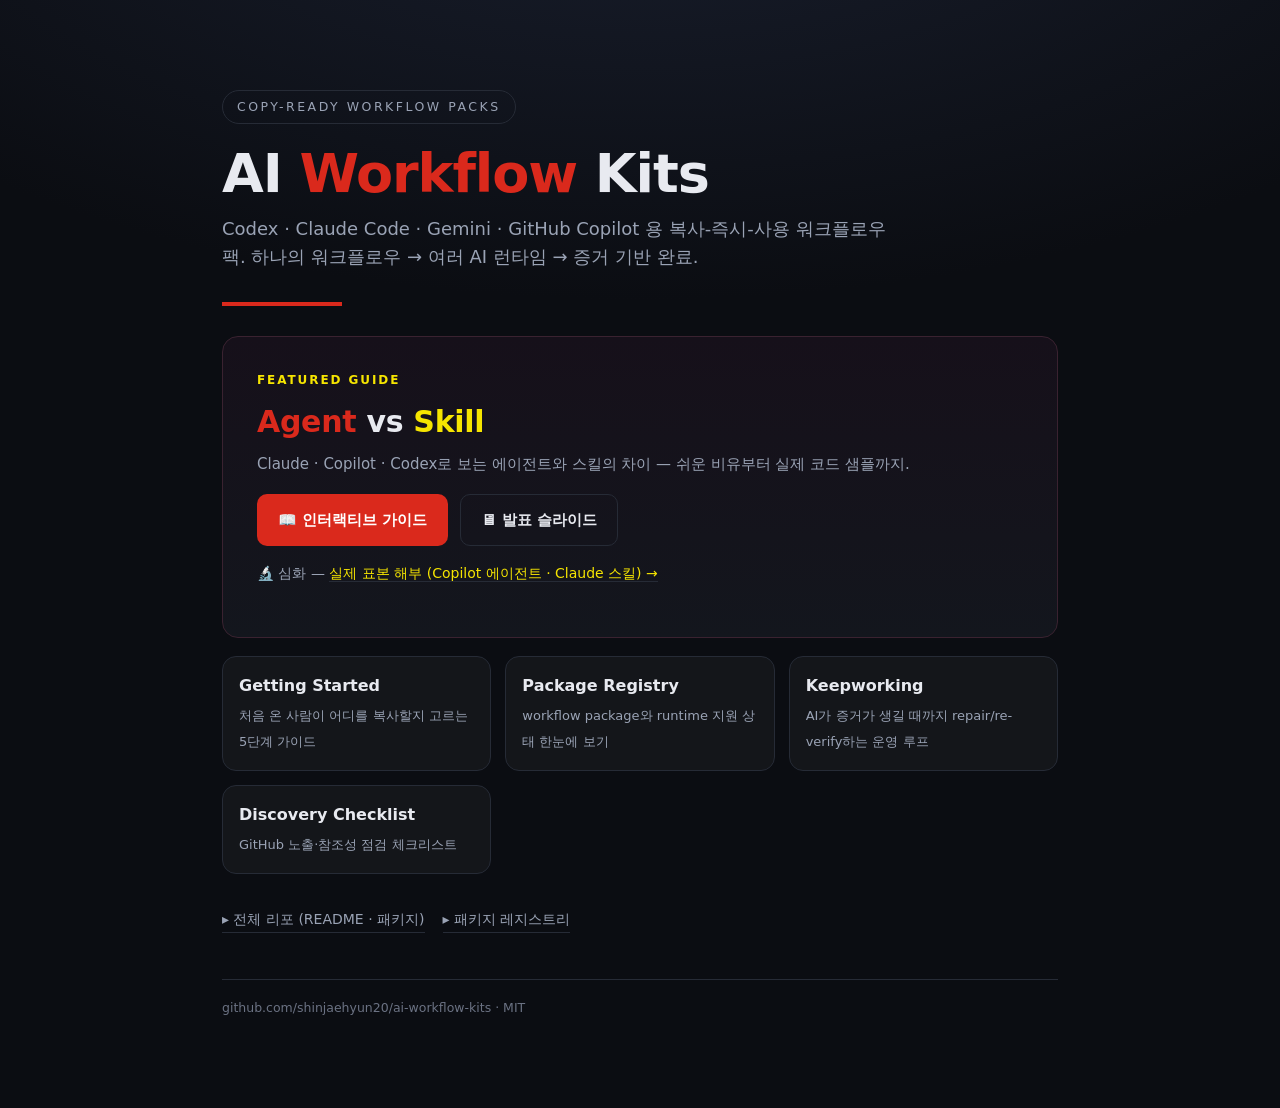
<file: index.html>
<!DOCTYPE html>
<html lang="ko">
<head>
<meta charset="UTF-8">
<meta name="viewport" content="width=device-width, initial-scale=1.0">
<title>AI Workflow Kits — copy-ready workflow packs for Codex, Claude Code, Gemini, Copilot</title>
<meta name="description" content="Copy-ready AI workflow packs for Codex, Claude Code, Gemini, and GitHub Copilot. Reusable evidence-first agent operations, prompts, skills, commands, and repository instructions.">
<meta property="og:title" content="AI Workflow Kits">
<meta property="og:description" content="One workflow. Multiple AI runtimes. Evidence-first completion.">
<meta property="og:type" content="website">
<meta property="og:url" content="https://shinjaehyun20.github.io/ai-workflow-kits/">
<meta property="og:image" content="https://shinjaehyun20.github.io/ai-workflow-kits/og-image.svg">
<meta property="og:site_name" content="AI Workflow Kits">

<meta name="twitter:card" content="summary_large_image">
<meta name="twitter:title" content="AI Workflow Kits">
<meta name="twitter:description" content="One workflow. Multiple AI runtimes. Evidence-first completion.">
<meta name="twitter:image" content="https://shinjaehyun20.github.io/ai-workflow-kits/og-image.svg">

<meta name="robots" content="index, follow, max-snippet:-1, max-image-preview:large, max-video-preview:-1">
<meta name="author" content="Jaehyun Shin">

<script type="application/ld+json">
{
  "@context": "https://schema.org",
  "@graph": [
    {
      "@type": "WebSite",
      "name": "AI Workflow Kits",
      "url": "https://shinjaehyun20.github.io/ai-workflow-kits/",
      "description": "Copy-ready, evidence-first workflow packages for Codex, Claude Code, Gemini, and GitHub Copilot."
    },
    {
      "@type": "FAQPage",
      "mainEntity": [
        {
          "@type": "Question",
          "name": "AI Workflow Kits는 무엇인가요?",
          "acceptedAnswer": {
            "@type": "Answer",
            "text": "Codex, Claude Code, Gemini, GitHub Copilot에 맞춰 복사해 사용할 수 있는 증거 기반 AI 워크플로우 패키지 모음입니다."
          }
        },
        {
          "@type": "Question",
          "name": "Keepworking은 언제 사용하나요?",
          "acceptedAnswer": {
            "@type": "Answer",
            "text": "한 번의 답변으로 끝내기보다, 실행·검증·수리·재검증의 증거가 필요한 저장소 점검, 구현, 디버깅, 자동화 작업에 사용합니다."
          }
        },
        {
          "@type": "Question",
          "name": "어떤 AI 런타임을 지원하나요?",
          "acceptedAnswer": {
            "@type": "Answer",
            "text": "패키지별 지원 상태는 다르며, Codex, Claude Code, Gemini, GitHub Copilot용 런타임별 복사 경로와 가이드를 제공합니다."
          }
        }
      ]
    },
    {
      "@type": "WebApplication",
      "name": "AI Workflow Kits",
      "url": "https://shinjaehyun20.github.io/ai-workflow-kits/",
      "description": "Copy-ready, evidence-first workflow packages for Codex, Claude Code, Gemini, and GitHub Copilot.",
      "applicationCategory": "DeveloperApplication",
      "operatingSystem": "All"
    },
    {
      "@type": "SoftwareApplication",
      "name": "AI Workflow Kits",
      "url": "https://shinjaehyun20.github.io/ai-workflow-kits/",
      "description": "Copy-ready, evidence-first workflow packages for Codex, Claude Code, Gemini, and GitHub Copilot.",
      "applicationCategory": "DeveloperApplication",
      "operatingSystem": "All"
    }
  ]
}
</script>
<style>
  :root{--bg:#0b0d12;--panel:#13161d;--line:#262b36;--tx:#e8eaf0;--tx2:#9aa3b5;--red:#DA291C;--yellow:#F6E500}
  *{margin:0;padding:0;box-sizing:border-box}
  body{background:radial-gradient(1000px 500px at 50% -200px,#1a2030,#0b0d12);color:var(--tx);
    font-family:'Segoe UI','Apple SD Gothic Neo','Malgun Gothic',system-ui,sans-serif;line-height:1.6;min-height:100vh}
  .wrap{max-width:880px;margin:0 auto;padding:clamp(40px,9vw,90px) 22px}
  .eyebrow{font-size:12.5px;letter-spacing:.2em;text-transform:uppercase;color:var(--tx2);
    border:1px solid var(--line);border-radius:999px;padding:6px 14px;display:inline-block;margin-bottom:22px}
  h1{font-size:clamp(30px,6vw,54px);font-weight:800;letter-spacing:-.02em;line-height:1.05}
  h1 .r{color:var(--red)}
  .tag{color:var(--tx2);font-size:clamp(15px,2.2vw,18px);margin-top:12px;max-width:60ch}
  .rule{height:4px;width:120px;background:var(--red);margin:30px 0}
  .feature{background:linear-gradient(180deg,#16101a,var(--panel));border:1px solid #3a2230;border-radius:16px;
    padding:clamp(22px,4vw,34px);margin-top:18px}
  .feature .k{font-size:12px;letter-spacing:.16em;text-transform:uppercase;color:var(--yellow);font-weight:700}
  .feature h2{font-size:clamp(22px,3.6vw,30px);margin:8px 0 6px;font-weight:800;letter-spacing:-.01em}
  .feature h2 b{color:var(--red)}
  .feature p{color:var(--tx2);font-size:15px;margin-bottom:18px}
  .btns{display:flex;gap:12px;flex-wrap:wrap}
  .btn{display:inline-flex;align-items:center;gap:9px;text-decoration:none;font-weight:700;font-size:15px;
    padding:13px 20px;border-radius:10px;transition:.18s;border:1px solid transparent}
  .btn.primary{background:var(--red);color:#fff} .btn.primary:hover{background:#b01e0a}
  .btn.ghost{background:transparent;color:var(--tx);border-color:var(--line)} .btn.ghost:hover{border-color:var(--red);color:#fff}
  .more{margin-top:34px;display:flex;gap:18px;flex-wrap:wrap;font-size:14px}
  .more a{color:var(--tx2);text-decoration:none;border-bottom:1px solid var(--line);padding-bottom:2px}
  .more a:hover{color:var(--tx);border-color:var(--red)}
  .grid{display:grid;grid-template-columns:repeat(auto-fit,minmax(210px,1fr));gap:14px;margin-top:18px}
  .card{background:rgba(255,255,255,.035);border:1px solid var(--line);border-radius:14px;padding:16px;text-decoration:none;color:var(--tx)}
  .card b{display:block;margin-bottom:4px}.card span{color:var(--tx2);font-size:13px}.card:hover{border-color:var(--red)}
  footer{color:#6b7283;font-size:12.5px;margin-top:46px;border-top:1px solid var(--line);padding-top:18px}
</style>
</head>
<body>
<div class="wrap">
  <span class="eyebrow">Copy-ready workflow packs</span>
  <h1>AI <span class="r">Workflow</span> Kits</h1>
  <p class="tag">Codex · Claude Code · Gemini · GitHub Copilot 용 복사-즉시-사용 워크플로우 팩.
    하나의 워크플로우 → 여러 AI 런타임 → 증거 기반 완료.</p>
  <div class="rule"></div>

  <div class="feature">
    <div class="k">Featured Guide</div>
    <h2><b>Agent</b> vs <span style="color:var(--yellow)">Skill</span></h2>
    <p>Claude · Copilot · Codex로 보는 에이전트와 스킬의 차이 — 쉬운 비유부터 실제 코드 샘플까지.</p>
    <div class="btns">
      <a class="btn primary" href="docs/guides/agent-vs-skill/">📖 인터랙티브 가이드</a>
      <a class="btn ghost" href="docs/guides/agent-vs-skill/slides/">🖥 발표 슬라이드</a>
    </div>
    <p style="margin-top:16px;font-size:14px;color:var(--tx2)">🔬 심화 —
      <a href="https://github.com/shinjaehyun20/ai-workflow-kits/blob/main/docs/guides/agent-skill-anatomy/README.md"
         style="color:var(--yellow);border-bottom:1px solid var(--line);text-decoration:none">실제 표본 해부 (Copilot 에이전트 · Claude 스킬) →</a></p>
  </div>

  <div class="grid" aria-label="Start links">
    <a class="card" href="https://github.com/shinjaehyun20/ai-workflow-kits/blob/main/docs/getting-started.md"><b>Getting Started</b><span>처음 온 사람이 어디를 복사할지 고르는 5단계 가이드</span></a>
    <a class="card" href="https://github.com/shinjaehyun20/ai-workflow-kits/blob/main/REGISTRY.md"><b>Package Registry</b><span>workflow package와 runtime 지원 상태 한눈에 보기</span></a>
    <a class="card" href="https://github.com/shinjaehyun20/ai-workflow-kits/tree/main/packages/keepworking"><b>Keepworking</b><span>AI가 증거가 생길 때까지 repair/re-verify하는 운영 루프</span></a>
    <a class="card" href="https://github.com/shinjaehyun20/ai-workflow-kits/blob/main/docs/discovery-checklist.md"><b>Discovery Checklist</b><span>GitHub 노출·참조성 점검 체크리스트</span></a>
  </div>

  <div class="more">
    <a href="https://github.com/shinjaehyun20/ai-workflow-kits">▸ 전체 리포 (README · 패키지)</a>
    <a href="https://github.com/shinjaehyun20/ai-workflow-kits/blob/main/REGISTRY.md">▸ 패키지 레지스트리</a>
  </div>

  <footer>github.com/shinjaehyun20/ai-workflow-kits · MIT</footer>
</div>
</body>
</html>
</file>
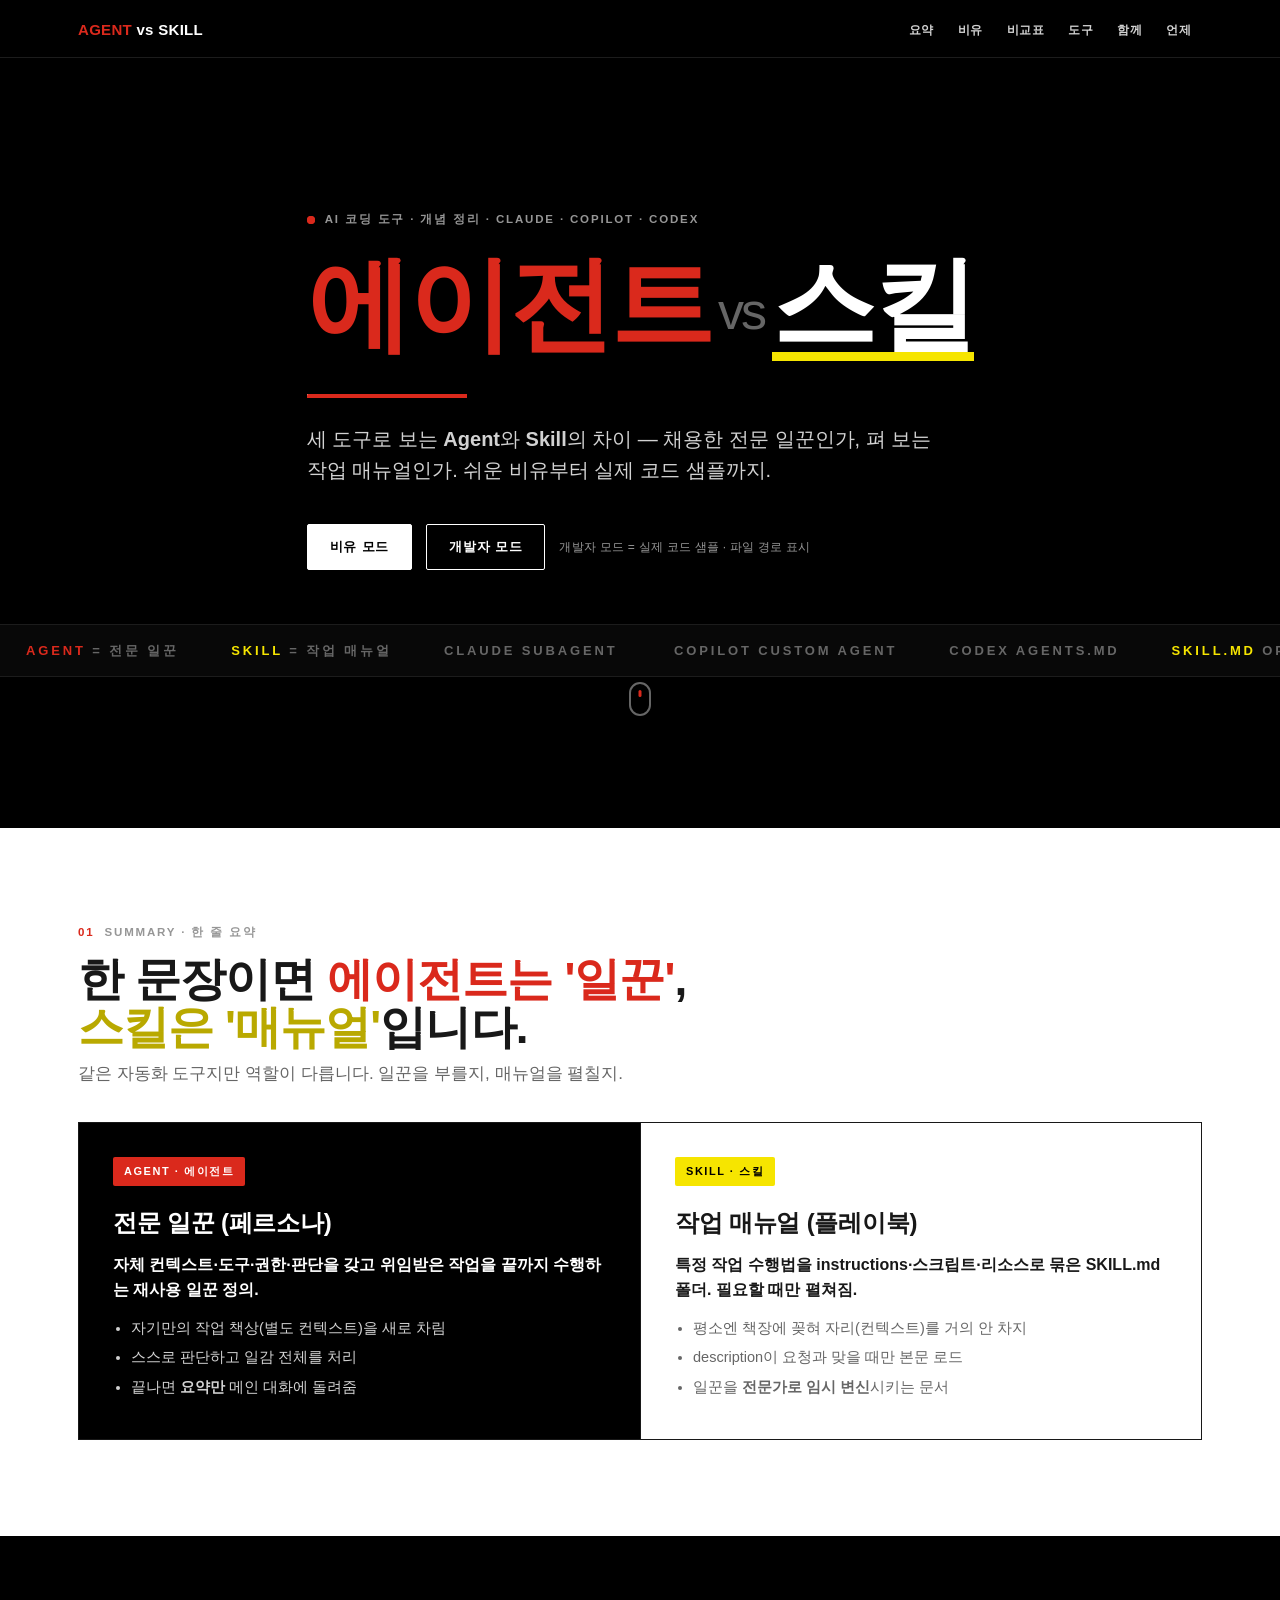
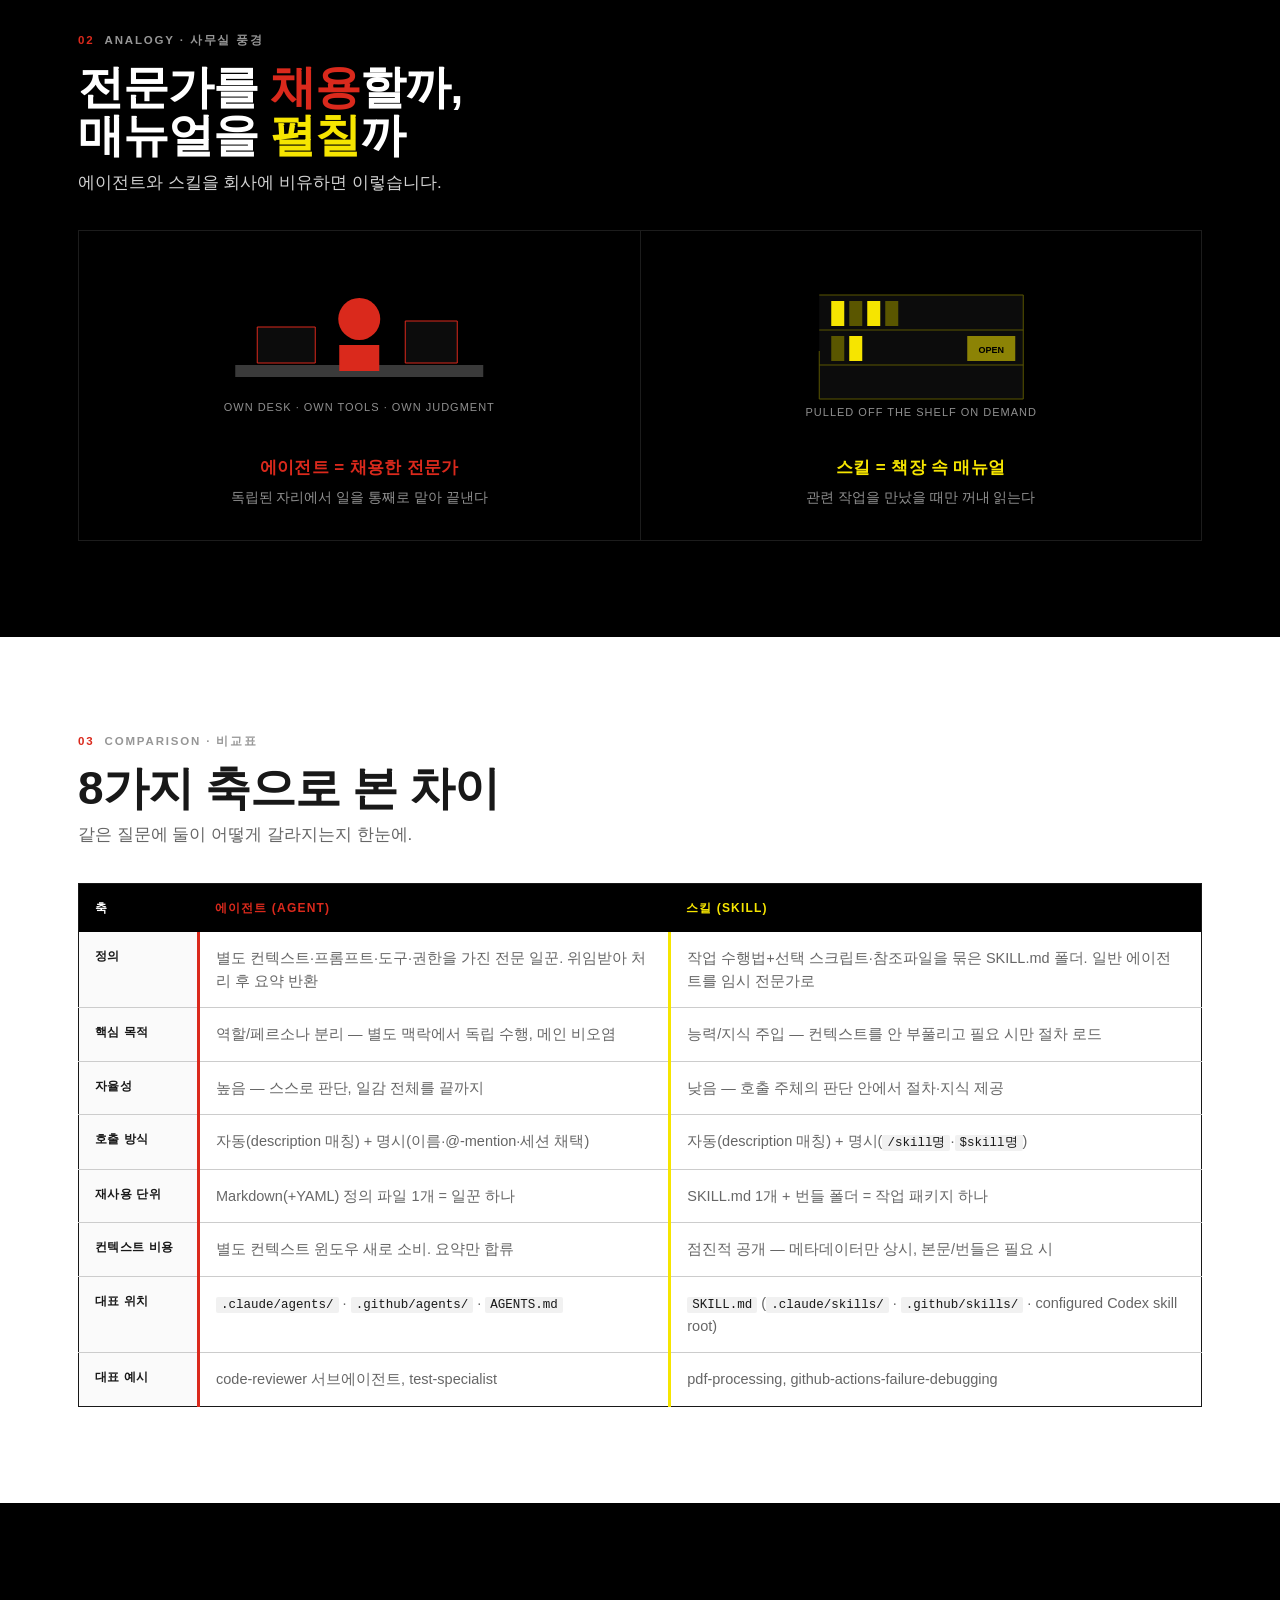
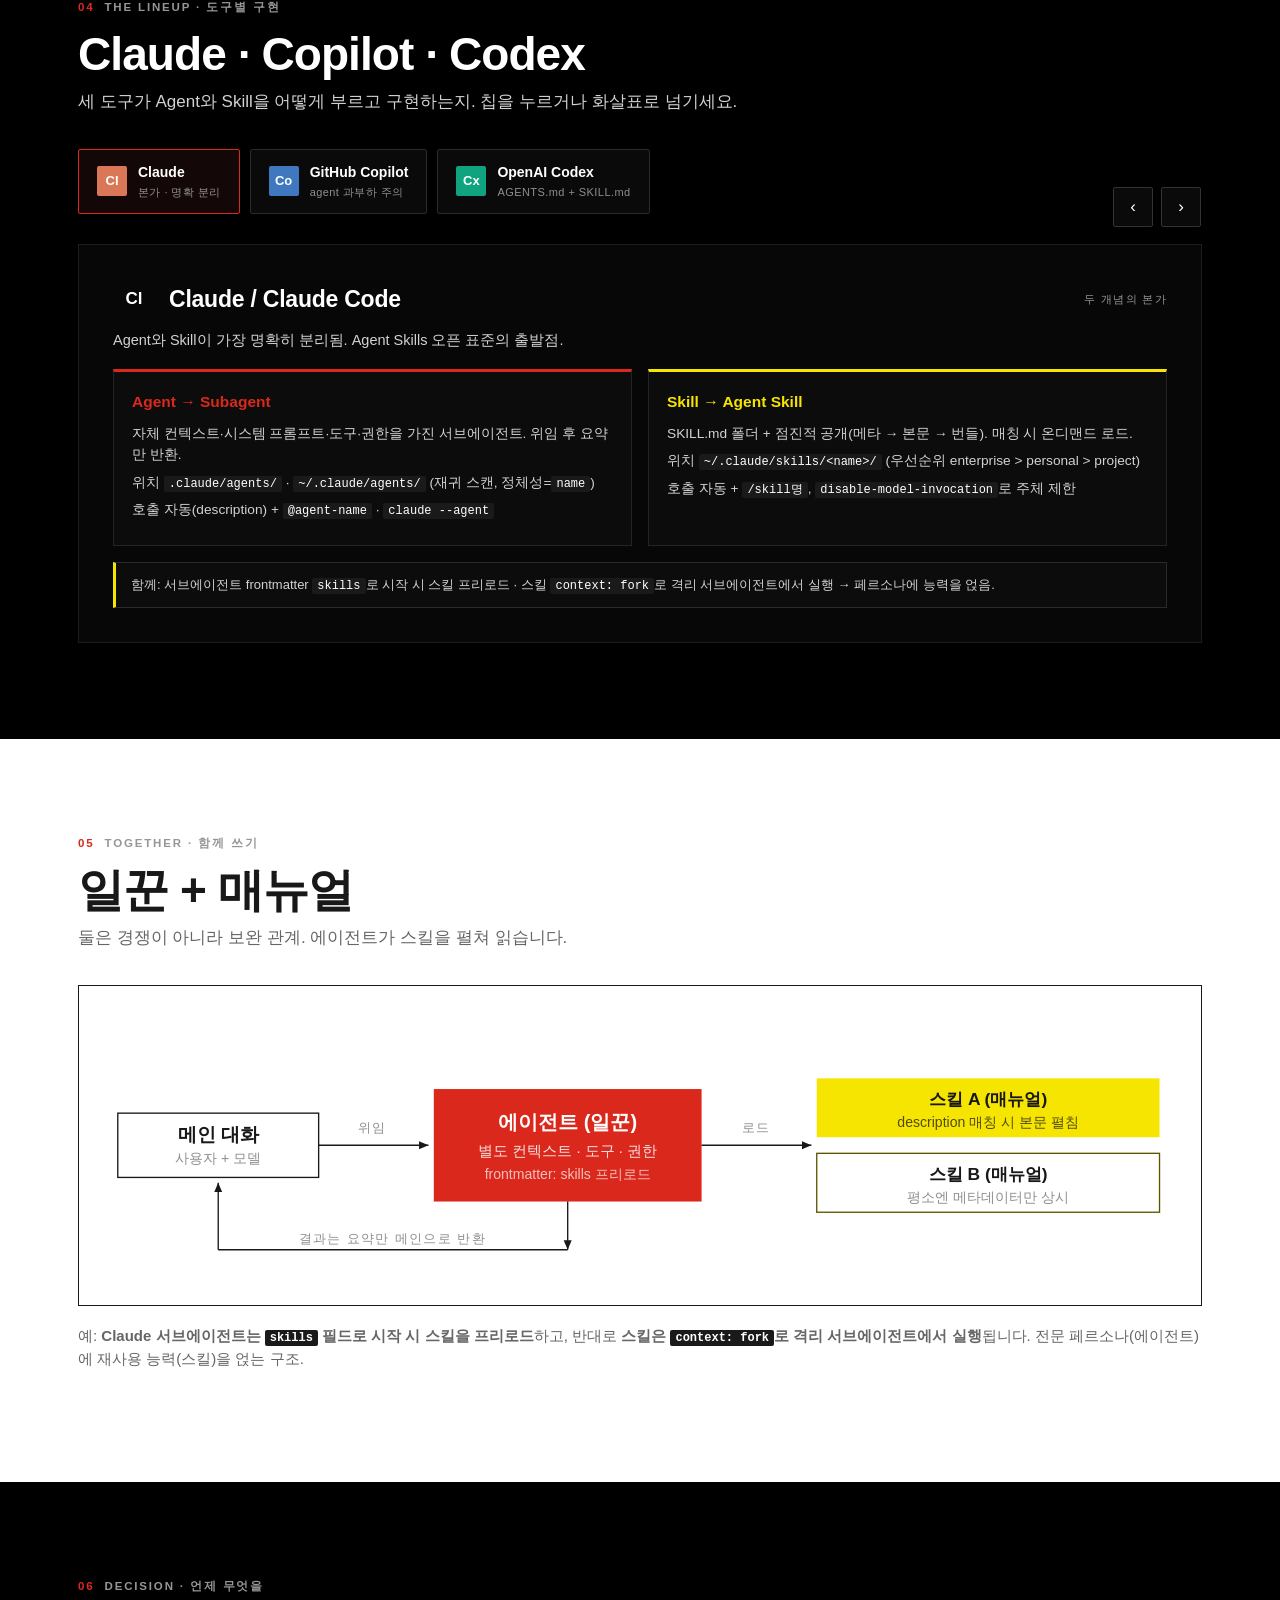
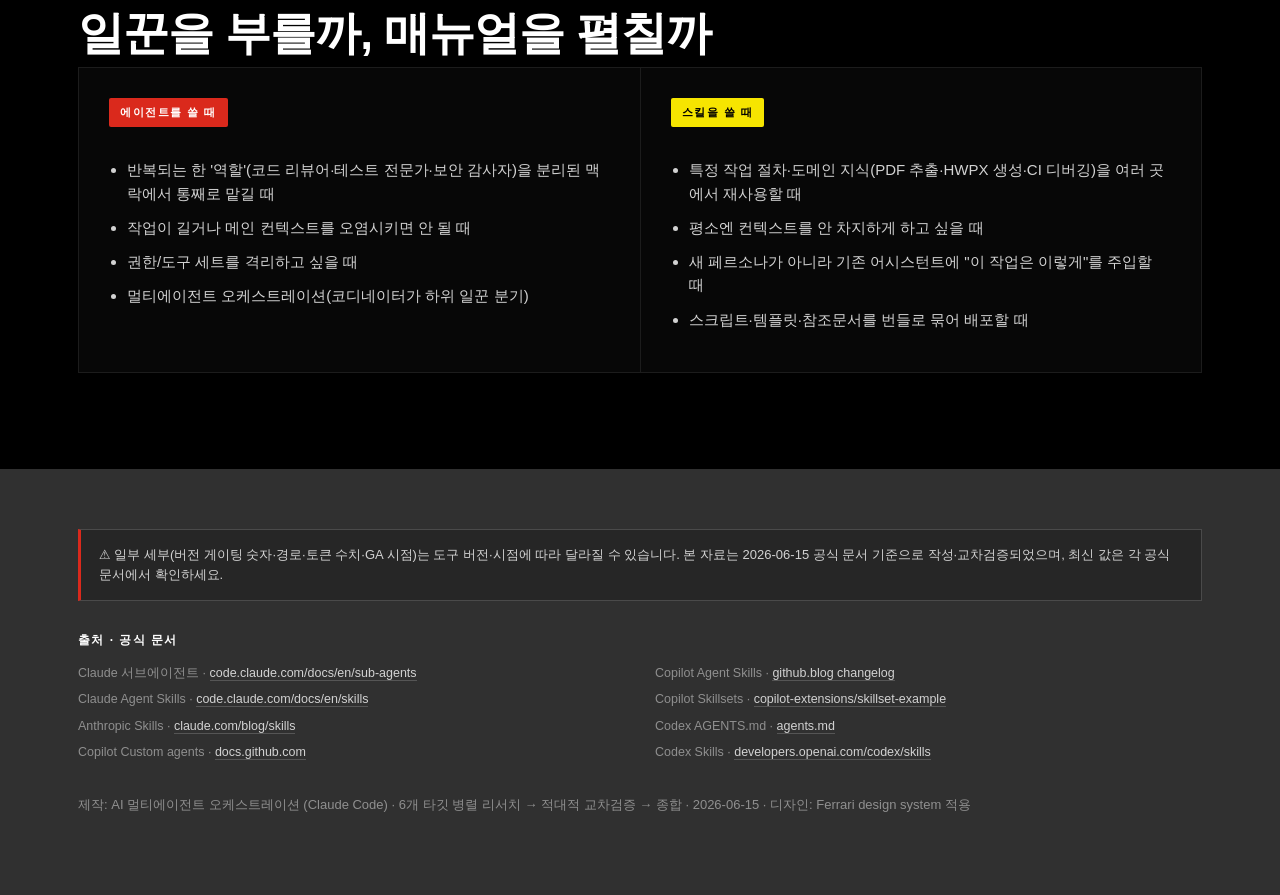
<file: docs/guides/agent-vs-skill/index.html>
<!DOCTYPE html>
<html lang="ko">
<head>
<meta charset="UTF-8">
<meta name="viewport" content="width=device-width, initial-scale=1.0">
<title>Agent vs Skill — Claude · Copilot · Codex</title>
<style>
  /* ===== Ferrari-inspired tokens (chiaroscuro · Rosso Corsa · razor edges) ===== */
  :root{
    --red:#DA291C; --red-dark:#B01E0A; --red-deep:#9D2211;
    --yellow:#F6E500; --yellow-hi:#FFF200;
    --black:#000000; --ink:#181818; --surface-dark:#303030;
    --white:#FFFFFF; --gray20:#D2D2D2; --gray50:#8F8F8F; --gray60:#666666; --silver:#969696; --border:#CCCCCC;
    --teal:#1EAEDB; --link:#3860BE;
    --r:2px;
    --font:'Helvetica Neue',Arial,'Apple SD Gothic Neo','Malgun Gothic',system-ui,sans-serif;
    --mono:'JetBrains Mono','Cascadia Code','Consolas',monospace;
  }
  *{box-sizing:border-box}
  html{scroll-behavior:smooth}
  body{margin:0;background:var(--black);color:var(--white);font-family:var(--font);
    line-height:1.55;-webkit-font-smoothing:antialiased;overflow-x:hidden}
  .wrap{max-width:1180px;margin:0 auto;padding:0 28px}
  /* kicker / editorial labels (Body-Font uppercase, 1px tracking) */
  .kicker{text-transform:uppercase;letter-spacing:.16em;font-size:11.5px;font-weight:700;color:var(--silver)}
  .kicker .n{color:var(--red);margin-right:10px}
  a{color:inherit}
  /* ===== top scroll progress (red) ===== */
  #prog{position:fixed;top:0;left:0;height:3px;width:0;background:var(--red);z-index:60;transition:width .08s linear}
  /* ===== nav ===== */
  nav{position:fixed;top:3px;left:0;right:0;z-index:50;background:rgba(0,0,0,.82);backdrop-filter:blur(7px);
    border-bottom:1px solid #1c1c1c}
  nav .wrap{display:flex;align-items:center;gap:18px;height:54px}
  nav .brand{font-weight:800;letter-spacing:.02em;font-size:15px;white-space:nowrap}
  nav .brand b{color:var(--red)}
  nav .links{display:flex;gap:2px;margin-left:auto;overflow-x:auto}
  nav .links a{text-decoration:none;color:var(--gray20);font-size:12px;font-weight:600;letter-spacing:.04em;
    padding:8px 11px;border-radius:var(--r);white-space:nowrap;transition:color .2s,background .2s}
  nav .links a:hover{color:#fff;background:#1c1c1c}
  /* ===== hero (cinematic black) ===== */
  .hero{min-height:92vh;display:flex;flex-direction:column;justify-content:center;position:relative;padding:120px 0 60px}
  .hero .wrap{position:relative;z-index:2}
  .hero .eye{margin-bottom:26px}
  .hero h1{font-size:clamp(40px,9vw,104px);line-height:.96;margin:0;font-weight:800;letter-spacing:-.03em}
  .hero h1 .a{color:var(--red)} .hero h1 .vs{color:var(--gray60);font-weight:400;font-size:.5em;vertical-align:middle;margin:0 .15em}
  .hero h1 .s{color:#fff;position:relative}
  .hero h1 .s::after{content:"";position:absolute;left:0;right:0;bottom:-.06em;height:.09em;background:var(--yellow);
    transform:scaleX(0);transform-origin:left;transition:transform 1s .5s cubic-bezier(.2,.7,.2,1)}
  .hero.lit h1 .s::after{transform:scaleX(1)}
  .hero .redline{height:4px;width:0;background:var(--red);margin:40px 0 26px;transition:width 1s .3s cubic-bezier(.2,.7,.2,1)}
  .hero.lit .redline{width:160px}
  .hero .sub{max-width:640px;color:var(--gray20);font-size:clamp(16px,2.3vw,20px);font-weight:400}
  .hero .moderow{margin-top:38px;display:flex;align-items:center;gap:14px;flex-wrap:wrap}
  /* mode toggle as ghost buttons */
  .ghost,.mbtn{font-family:var(--font);cursor:pointer;border-radius:var(--r);font-weight:700;letter-spacing:.06em;
    font-size:13px;padding:13px 22px;transition:background .22s,color .22s,border-color .22s}
  .mbtn{background:transparent;color:#fff;border:1px solid #fff}
  .mbtn.on{background:var(--white);color:#000;border-color:#fff}
  .mbtn:not(.on):hover{background:var(--teal);border-color:var(--teal);color:#fff}
  .modehint{color:var(--silver);font-size:12px;letter-spacing:.02em}
  /* marquee ticker */
  .marquee{border-top:1px solid #1c1c1c;border-bottom:1px solid #1c1c1c;overflow:hidden;background:#080808;
    padding:13px 0;margin-top:54px;white-space:nowrap}
  .marquee .track{display:inline-block;animation:scroll 26s linear infinite}
  .marquee span{font-size:13px;font-weight:700;letter-spacing:.22em;text-transform:uppercase;color:var(--gray60);margin:0 26px}
  .marquee span b{color:var(--red)} .marquee span i{color:var(--yellow);font-style:normal}
  @keyframes scroll{from{transform:translateX(0)}to{transform:translateX(-50%)}}
  /* ===== chiaroscuro sections ===== */
  section.sec{padding:96px 0;position:relative}
  .sec--black{background:var(--black);color:#fff}
  .sec--white{background:var(--white);color:var(--ink)}
  .sec--dark{background:var(--surface-dark);color:#fff}
  .sec h2{font-size:clamp(26px,4.4vw,46px);margin:14px 0 10px;font-weight:800;letter-spacing:-.02em;line-height:1.04}
  .sec--white h2{color:var(--ink)}
  .lead{font-size:17px;max-width:680px;margin:0 0 34px}
  .sec--black .lead{color:var(--gray20)} .sec--white .lead{color:var(--gray60)}
  .accent-red{color:var(--red)} .accent-yel{color:#b9a900}
  .sec--black .accent-yel{color:var(--yellow)}
  /* reveal */
  .reveal{opacity:0;transform:translateY(28px);transition:opacity .8s cubic-bezier(.2,.7,.2,1),transform .8s cubic-bezier(.2,.7,.2,1)}
  .reveal.in{opacity:1;transform:none}
  /* ===== summary cards (chiaroscuro within white) ===== */
  .twocol{display:grid;grid-template-columns:1fr 1fr;gap:0;border:1px solid var(--ink)}
  @media(max-width:760px){.twocol{grid-template-columns:1fr}}
  .scard{padding:34px}
  .scard.agent{background:var(--black);color:#fff}
  .scard.skill{background:var(--white);color:var(--ink);border-left:1px solid var(--ink)}
  @media(max-width:760px){.scard.skill{border-left:0;border-top:1px solid var(--ink)}}
  .label{display:inline-block;text-transform:uppercase;letter-spacing:.14em;font-size:11px;font-weight:800;
    padding:6px 11px;border-radius:var(--r);margin-bottom:18px}
  .label.r{background:var(--red);color:#fff} .label.y{background:var(--yellow);color:#000}
  .scard h3{font-size:24px;margin:0 0 12px;font-weight:700;letter-spacing:-.01em}
  .scard .one{font-size:16px;font-weight:700;margin:0 0 14px}
  .scard.agent .one{color:#fff} .scard.skill .one{color:var(--ink)}
  .scard ul{margin:0;padding-left:18px}
  .scard li{margin:7px 0;font-size:14.5px}
  .scard.agent li{color:var(--gray20)} .scard.skill li{color:var(--gray60)}
  /* ===== analogy scenes ===== */
  .scenes{display:grid;grid-template-columns:1fr 1fr;gap:1px;background:#1c1c1c;border:1px solid #1c1c1c}
  @media(max-width:760px){.scenes{grid-template-columns:1fr}}
  .scene{background:var(--black);padding:30px;text-align:center}
  .scene svg{width:100%;height:170px}
  .scene .cap{margin-top:16px}
  .scene .cap b{display:block;font-size:17px;letter-spacing:.02em;margin-bottom:4px}
  .scene .cap.r b{color:var(--red)} .scene .cap.y b{color:var(--yellow)}
  .scene .cap span{color:var(--gray50);font-size:14px}
  /* ===== matrix (editorial white, razor borders) ===== */
  .matrix{width:100%;border-collapse:collapse;font-size:14.5px;border:1px solid var(--ink)}
  .matrix th,.matrix td{padding:15px 16px;text-align:left;vertical-align:top;border-bottom:1px solid var(--border)}
  .matrix thead th{background:var(--black);color:#fff;font-size:12px;text-transform:uppercase;letter-spacing:.1em;border-bottom:0}
  .matrix thead th.ha{color:var(--red)} .matrix thead th.hs{color:var(--yellow)}
  .matrix tbody th{width:120px;font-weight:800;color:var(--ink);text-transform:uppercase;letter-spacing:.04em;font-size:12px;background:#fafafa}
  .matrix td{color:var(--gray60)}
  .matrix td.ca{border-left:3px solid var(--red)} .matrix td.cs{border-left:3px solid var(--yellow)}
  .matrix tr:last-child th,.matrix tr:last-child td{border-bottom:0}
  .matrix code{font-family:var(--mono);font-size:12.5px;background:#f1f1f1;padding:1px 5px;border-radius:var(--r);color:var(--ink)}
  /* ===== tools lineup carousel (black, vehicle-lineup style) ===== */
  .lineup{display:flex;gap:10px;flex-wrap:wrap;margin-bottom:30px}
  .chip{display:flex;align-items:center;gap:11px;padding:12px 18px;border:1px solid #2a2a2a;background:#0a0a0a;
    border-radius:var(--r);cursor:pointer;transition:border-color .22s,background .22s}
  .chip:hover{border-color:#555}
  .chip.on{border-color:var(--red);background:#140707}
  .chip .lg{width:30px;height:30px;border-radius:var(--r);display:grid;place-items:center;font-weight:800;font-size:13px;color:#fff;flex:none}
  .chip .lg.cl{background:#d97757} .chip .lg.co{background:#4078c0} .chip .lg.cx{background:#10a37f}
  .chip .nm{font-weight:700;font-size:14px} .chip .nm small{display:block;color:var(--gray50);font-size:11px;font-weight:500;letter-spacing:.04em}
  .carwrap{position:relative;border:1px solid #1c1c1c;background:#070707}
  .carnav{position:absolute;top:-58px;right:0;display:flex;gap:8px}
  .arrow{width:40px;height:40px;border:1px solid #333;background:#0a0a0a;color:#fff;border-radius:var(--r);cursor:pointer;
    font-size:17px;line-height:1;transition:background .2s,border-color .2s}
  .arrow:hover{background:var(--teal);border-color:var(--teal)}
  .stage{padding:34px}
  .tpanel{display:none}
  .tpanel.slidein{display:block;animation:slidein .5s cubic-bezier(.2,.7,.2,1)}
  @keyframes slidein{from{opacity:0;transform:translateX(46px)}to{opacity:1;transform:none}}
  .thead{display:flex;align-items:center;gap:14px;margin-bottom:8px}
  .thead .lg{width:42px;height:42px;border-radius:var(--r);display:grid;place-items:center;font-weight:800;font-size:17px;color:#fff;flex:none}
  .thead h3{margin:0;font-size:23px;font-weight:800;letter-spacing:-.01em}
  .thead .tg{margin-left:auto;font-size:11px;text-transform:uppercase;letter-spacing:.12em;color:var(--silver)}
  .impl{display:grid;grid-template-columns:1fr 1fr;gap:16px;margin-top:18px}
  @media(max-width:760px){.impl{grid-template-columns:1fr}}
  .ibox{border:1px solid #242424;padding:18px;background:#0c0c0c;border-top:3px solid #242424;transition:border-color .25s}
  .ibox.a{border-top-color:var(--red)} .ibox.a:hover{border-color:var(--red-deep);border-top-color:var(--red)}
  .ibox.s{border-top-color:var(--yellow)} .ibox.s:hover{border-color:#7a7400;border-top-color:var(--yellow)}
  .ibox h4{margin:0 0 9px;font-size:15.5px;font-weight:800}
  .ibox.a h4{color:var(--red)} .ibox.s h4{color:var(--yellow)}
  .ibox p{margin:6px 0;font-size:13.7px;color:var(--gray20)}
  .ibox code,.note code,.combine-note code{font-family:var(--mono);font-size:12px;background:#1a1a1a;padding:1px 5px;border-radius:var(--r);color:#fff}
  .note{margin-top:16px;font-size:13px;color:var(--gray20);border:1px solid #2a2a2a;border-left:3px solid var(--yellow);
    padding:12px 15px;background:#0c0c0c}
  /* code blocks */
  .dev-only{display:none} body.dev .dev-only{display:block}
  .filename{font-family:var(--mono);font-size:12px;color:var(--gray50);display:inline-block;margin:16px 0 4px;
    border:1px solid #2a2a2a;padding:3px 9px;border-radius:var(--r);background:#0a0a0a}
  pre{background:#050505;border:1px solid #1c1c1c;border-left:3px solid var(--red);padding:16px;overflow:auto;
    font-size:12.5px;line-height:1.55;margin:0}
  code{font-family:var(--mono)}
  pre .k{color:#ff8a7d} pre .v{color:var(--yellow)} pre .c{color:#6a6a6a} pre .fm{color:#555}
  /* combine diagram (white editorial) */
  .combine{border:1px solid var(--ink);padding:12px;background:#fff}
  .combine svg{width:100%;height:auto;display:block}
  .combine-note{margin-top:18px;font-size:15px;color:var(--gray60)}
  /* when-use */
  .when{display:grid;grid-template-columns:1fr 1fr;gap:1px;background:#1c1c1c;border:1px solid #1c1c1c}
  @media(max-width:760px){.when{grid-template-columns:1fr}}
  .wcol{background:#070707;padding:30px}
  .wcol .label{margin-bottom:20px}
  .wcol ul{margin:0;padding-left:18px} .wcol li{margin:11px 0;font-size:15px;color:var(--gray20)}
  /* footer */
  footer{background:var(--surface-dark);color:var(--gray20);padding:60px 0 70px;font-size:13px}
  footer h4{text-transform:uppercase;letter-spacing:.12em;font-size:12px;color:#fff;margin:0 0 14px}
  .disclaimer{border:1px solid #4a4a4a;border-left:3px solid var(--red);padding:15px 18px;color:var(--gray20);
    font-size:13px;margin-bottom:30px;background:#262626}
  .srclist{columns:2;column-gap:30px;font-size:12.5px} @media(max-width:760px){.srclist{columns:1}}
  .srclist div{break-inside:avoid;margin-bottom:7px;color:var(--gray50)}
  .srclist a{color:var(--gray20);text-decoration:none;border-bottom:1px solid #555}
  .srclist a:hover{color:#fff;border-color:var(--teal)}
  .madeby{margin-top:26px;color:var(--gray50)}

  /* ============ CSS ANIMATION EFFECTS ============ */
  /* hero kinetic title — words rev in */
  .hero h1 span{display:inline-block;opacity:0;animation:wordUp 1s cubic-bezier(.2,.7,.2,1) forwards}
  .hero h1 .a{animation-delay:.12s} .hero h1 .vs{animation-delay:.30s} .hero h1 .s{animation-delay:.46s}
  @keyframes wordUp{0%{opacity:0;transform:translateY(48px) skewY(4deg)}100%{opacity:1;transform:none}}
  /* live pulse dot */
  .pdot{display:inline-block;width:8px;height:8px;border-radius:50%;background:var(--red);position:relative;margin-right:10px;vertical-align:middle}
  .pdot::after{content:"";position:absolute;inset:0;border-radius:50%;background:var(--red);animation:pulse 1.8s ease-out infinite}
  @keyframes pulse{0%{transform:scale(1);opacity:.85}70%{transform:scale(3.2);opacity:0}100%{opacity:0}}
  /* scroll-down cue */
  .scrolldown{position:absolute;left:0;right:0;bottom:104px;text-align:center;z-index:2}
  .scrolldown span{display:inline-block;width:22px;height:34px;border:2px solid var(--gray60);border-radius:12px;position:relative}
  .scrolldown span::after{content:"";position:absolute;left:50%;top:6px;width:3px;height:7px;background:var(--red);border-radius:2px;transform:translateX(-50%);animation:scrolldot 1.6s infinite}
  @keyframes scrolldot{0%{opacity:0;transform:translate(-50%,0)}40%{opacity:1}80%{opacity:0;transform:translate(-50%,12px)}100%{opacity:0}}
  @media(max-width:760px){.scrolldown{display:none}}
  /* redline shimmer sweep */
  .hero .redline{position:relative;overflow:hidden}
  .hero .redline::after{content:"";position:absolute;top:0;left:-45%;width:45%;height:100%;background:rgba(255,255,255,.5);transform:skewX(-20deg);animation:shimmer 2.8s 1.3s infinite}
  @keyframes shimmer{0%{left:-45%}55%,100%{left:150%}}
  /* nav link underline draw */
  nav .links a{position:relative}
  nav .links a::after{content:"";position:absolute;left:11px;right:11px;bottom:4px;height:2px;background:var(--red);transform:scaleX(0);transform-origin:left;transition:transform .25s}
  nav .links a:hover::after{transform:scaleX(1)}
  /* mode button teal sweep */
  .mbtn{position:relative;overflow:hidden;z-index:0}
  .mbtn::before{content:"";position:absolute;inset:0;background:var(--teal);transform:scaleX(0);transform-origin:left;transition:transform .3s cubic-bezier(.2,.7,.2,1);z-index:-1}
  .mbtn:not(.on):hover::before{transform:scaleX(1)}
  .mbtn:not(.on):hover{border-color:var(--teal);color:#fff}
  /* summary card accent bar + lift */
  .scard{position:relative;overflow:hidden;transition:transform .4s cubic-bezier(.2,.7,.2,1)}
  .scard::before{content:"";position:absolute;top:0;left:0;height:4px;width:0;transition:width .55s cubic-bezier(.2,.7,.2,1)}
  .scard.agent::before{background:var(--red)} .scard.skill::before{background:var(--yellow)}
  .scard:hover::before{width:100%} .scard:hover{transform:translateY(-5px)}
  /* chip + logo motion */
  .chip{transition:border-color .22s,background .22s,transform .22s}
  .chip:hover{transform:translateY(-3px)}
  .chip .lg{transition:transform .35s} .chip:hover .lg{transform:rotate(-8deg) scale(1.08)}
  @keyframes popin{0%{transform:scale(.6)}60%{transform:scale(1.14)}100%{transform:scale(1)}}
  .chip.on .lg{animation:popin .45s}
  /* impl box lift */
  .ibox{transition:border-color .25s,transform .3s}
  .ibox:hover{transform:translateY(-4px)}
  /* matrix row cascade */
  .matrix tbody tr{opacity:0}
  .reveal.in .matrix tbody tr{animation:rowin .55s cubic-bezier(.2,.7,.2,1) forwards}
  .reveal.in .matrix tbody tr:nth-child(1){animation-delay:.04s}
  .reveal.in .matrix tbody tr:nth-child(2){animation-delay:.10s}
  .reveal.in .matrix tbody tr:nth-child(3){animation-delay:.16s}
  .reveal.in .matrix tbody tr:nth-child(4){animation-delay:.22s}
  .reveal.in .matrix tbody tr:nth-child(5){animation-delay:.28s}
  .reveal.in .matrix tbody tr:nth-child(6){animation-delay:.34s}
  .reveal.in .matrix tbody tr:nth-child(7){animation-delay:.40s}
  .reveal.in .matrix tbody tr:nth-child(8){animation-delay:.46s}
  @keyframes rowin{0%{opacity:0;transform:translateX(-16px)}100%{opacity:1;transform:none}}
  /* SVG stroke draw-on when scene revealed */
  .scenes svg [stroke]{stroke-dasharray:560;stroke-dashoffset:560}
  .scenes.in svg [stroke]{animation:draw 1.5s ease forwards}
  @keyframes draw{to{stroke-dashoffset:0}}
  /* reduced motion fallback */
  @media(prefers-reduced-motion:reduce){
    *{animation:none!important;transition:none!important}
    .reveal{opacity:1!important;transform:none!important}
    .hero h1 span{opacity:1!important} .matrix tbody tr{opacity:1!important}
    .scenes svg [stroke]{stroke-dashoffset:0!important}
  }
</style>
</head>
<body class="cmp">
<div id="prog"></div>

<nav>
  <div class="wrap">
    <div class="brand"><b>AGENT</b> vs SKILL</div>
    <div class="links">
      <a href="#summary">요약</a><a href="#analogy">비유</a><a href="#matrix">비교표</a>
      <a href="#tools">도구</a><a href="#combine">함께</a><a href="#when">언제</a>
    </div>
  </div>
</nav>

<!-- HERO -->
<header class="hero" id="top">
  <div class="wrap">
    <div class="kicker eye"><span class="pdot"></span>AI 코딩 도구 · 개념 정리 · CLAUDE · COPILOT · CODEX</div>
    <h1><span class="a">에이전트</span><span class="vs">vs</span><span class="s">스킬</span></h1>
    <div class="redline"></div>
    <p class="sub">세 도구로 보는 <b>Agent</b>와 <b>Skill</b>의 차이 — 채용한 전문 일꾼인가, 펴 보는 작업 매뉴얼인가.
      쉬운 비유부터 실제 코드 샘플까지.</p>
    <div class="moderow">
      <button id="m-cmp" class="mbtn on" onclick="setMode('cmp')">비유 모드</button>
      <button id="m-dev" class="mbtn" onclick="setMode('dev')">개발자 모드</button>
      <span class="modehint">개발자 모드 = 실제 코드 샘플 · 파일 경로 표시</span>
    </div>
  </div>
  <div class="scrolldown" aria-hidden="true"><span></span></div>
  <div class="marquee">
    <div class="track">
      <span><b>AGENT</b> = 전문 일꾼</span><span><i>SKILL</i> = 작업 매뉴얼</span><span>CLAUDE SUBAGENT</span>
      <span>COPILOT CUSTOM AGENT</span><span>CODEX AGENTS.md</span><span><i>SKILL.md</i> OPEN STANDARD</span>
      <span><b>AGENT</b> = 전문 일꾼</span><span><i>SKILL</i> = 작업 매뉴얼</span><span>CLAUDE SUBAGENT</span>
      <span>COPILOT CUSTOM AGENT</span><span>CODEX AGENTS.md</span><span><i>SKILL.md</i> OPEN STANDARD</span>
    </div>
  </div>
</header>

<!-- 01 SUMMARY (white editorial) -->
<section class="sec sec--white" id="summary">
  <div class="wrap">
    <div class="kicker reveal"><span class="n">01</span>SUMMARY · 한 줄 요약</div>
    <h2 class="reveal">한 문장이면 <span class="accent-red">에이전트는 '일꾼'</span>,<br><span class="accent-yel">스킬은 '매뉴얼'</span>입니다.</h2>
    <p class="lead reveal">같은 자동화 도구지만 역할이 다릅니다. 일꾼을 부를지, 매뉴얼을 펼칠지.</p>
    <div class="twocol reveal">
      <div class="scard agent">
        <span class="label r">Agent · 에이전트</span>
        <h3>전문 일꾼 (페르소나)</h3>
        <p class="one">자체 컨텍스트·도구·권한·판단을 갖고 위임받은 작업을 끝까지 수행하는 재사용 일꾼 정의.</p>
        <ul>
          <li>자기만의 작업 책상(별도 컨텍스트)을 새로 차림</li>
          <li>스스로 판단하고 일감 전체를 처리</li>
          <li>끝나면 <b>요약만</b> 메인 대화에 돌려줌</li>
        </ul>
      </div>
      <div class="scard skill">
        <span class="label y">Skill · 스킬</span>
        <h3>작업 매뉴얼 (플레이북)</h3>
        <p class="one">특정 작업 수행법을 instructions·스크립트·리소스로 묶은 SKILL.md 폴더. 필요할 때만 펼쳐짐.</p>
        <ul>
          <li>평소엔 책장에 꽂혀 자리(컨텍스트)를 거의 안 차지</li>
          <li>description이 요청과 맞을 때만 본문 로드</li>
          <li>일꾼을 <b>전문가로 임시 변신</b>시키는 문서</li>
        </ul>
      </div>
    </div>
  </div>
</section>

<!-- 02 ANALOGY (black cinematic) -->
<section class="sec sec--black" id="analogy">
  <div class="wrap">
    <div class="kicker reveal"><span class="n">02</span>ANALOGY · 사무실 풍경</div>
    <h2 class="reveal">전문가를 <span class="accent-red">채용</span>할까,<br>매뉴얼을 <span class="accent-yel">펼칠</span>까</h2>
    <p class="lead reveal">에이전트와 스킬을 회사에 비유하면 이렇습니다.</p>
    <div class="scenes reveal">
      <div class="scene">
        <svg viewBox="0 0 320 170" role="img" aria-label="별도 책상에서 일하는 전문가">
          <rect x="36" y="104" width="248" height="12" fill="#3a3a3a"/>
          <rect x="58" y="66" width="58" height="36" fill="#0c0c0c" stroke="#DA291C"/>
          <rect x="206" y="60" width="52" height="42" fill="#0c0c0c" stroke="#DA291C"/>
          <circle cx="160" cy="58" r="21" fill="#DA291C"/>
          <rect x="140" y="84" width="40" height="26" fill="#DA291C"/>
          <text x="160" y="150" fill="#8F8F8F" font-size="11" text-anchor="middle" letter-spacing="1">OWN DESK · OWN TOOLS · OWN JUDGMENT</text>
        </svg>
        <div class="cap r"><b>에이전트 = 채용한 전문가</b><span>독립된 자리에서 일을 통째로 맡아 끝낸다</span></div>
      </div>
      <div class="scene">
        <svg viewBox="0 0 320 170" role="img" aria-label="책장에 꽂힌 매뉴얼들">
          <rect x="58" y="34" width="204" height="104" fill="#0c0c0c" stroke="#5a5600"/>
          <line x1="58" y1="69" x2="262" y2="69" stroke="#5a5600"/><line x1="58" y1="104" x2="262" y2="104" stroke="#5a5600"/>
          <rect x="70" y="40" width="13" height="25" fill="#F6E500"/><rect x="88" y="40" width="13" height="25" fill="#5a5600"/>
          <rect x="106" y="40" width="13" height="25" fill="#F6E500"/><rect x="124" y="40" width="13" height="25" fill="#5a5600"/>
          <rect x="70" y="75" width="13" height="25" fill="#5a5600"/><rect x="88" y="75" width="13" height="25" fill="#F6E500"/>
          <rect x="206" y="75" width="48" height="25" fill="#F6E500" opacity=".55"/>
          <text x="230" y="92" fill="#000" font-size="9" text-anchor="middle" font-weight="bold">OPEN</text>
          <text x="160" y="155" fill="#8F8F8F" font-size="11" text-anchor="middle" letter-spacing="1">PULLED OFF THE SHELF ON DEMAND</text>
        </svg>
        <div class="cap y"><b>스킬 = 책장 속 매뉴얼</b><span>관련 작업을 만났을 때만 꺼내 읽는다</span></div>
      </div>
    </div>
  </div>
</section>

<!-- 03 MATRIX (white editorial) -->
<section class="sec sec--white" id="matrix">
  <div class="wrap">
    <div class="kicker reveal"><span class="n">03</span>COMPARISON · 비교표</div>
    <h2 class="reveal">8가지 축으로 본 차이</h2>
    <p class="lead reveal">같은 질문에 둘이 어떻게 갈라지는지 한눈에.</p>
    <div class="reveal">
    <table class="matrix">
      <thead><tr><th>축</th><th class="ha">에이전트 (Agent)</th><th class="hs">스킬 (Skill)</th></tr></thead>
      <tbody>
        <tr><th>정의</th><td class="ca">별도 컨텍스트·프롬프트·도구·권한을 가진 전문 일꾼. 위임받아 처리 후 요약 반환</td><td class="cs">작업 수행법+선택 스크립트·참조파일을 묶은 SKILL.md 폴더. 일반 에이전트를 임시 전문가로</td></tr>
        <tr><th>핵심 목적</th><td class="ca">역할/페르소나 분리 — 별도 맥락에서 독립 수행, 메인 비오염</td><td class="cs">능력/지식 주입 — 컨텍스트를 안 부풀리고 필요 시만 절차 로드</td></tr>
        <tr><th>자율성</th><td class="ca">높음 — 스스로 판단, 일감 전체를 끝까지</td><td class="cs">낮음 — 호출 주체의 판단 안에서 절차·지식 제공</td></tr>
        <tr><th>호출 방식</th><td class="ca">자동(description 매칭) + 명시(이름·@-mention·세션 채택)</td><td class="cs">자동(description 매칭) + 명시(<code>/skill명</code>·<code>$skill명</code>)</td></tr>
        <tr><th>재사용 단위</th><td class="ca">Markdown(+YAML) 정의 파일 1개 = 일꾼 하나</td><td class="cs">SKILL.md 1개 + 번들 폴더 = 작업 패키지 하나</td></tr>
        <tr><th>컨텍스트 비용</th><td class="ca">별도 컨텍스트 윈도우 새로 소비. 요약만 합류</td><td class="cs">점진적 공개 — 메타데이터만 상시, 본문/번들은 필요 시</td></tr>
        <tr><th>대표 위치</th><td class="ca"><code>.claude/agents/</code> · <code>.github/agents/</code> · <code>AGENTS.md</code></td><td class="cs"><code>SKILL.md</code> (<code>.claude/skills/</code> · <code>.github/skills/</code> · configured Codex skill root)</td></tr>
        <tr><th>대표 예시</th><td class="ca">code-reviewer 서브에이전트, test-specialist</td><td class="cs">pdf-processing, github-actions-failure-debugging</td></tr>
      </tbody>
    </table>
    </div>
  </div>
</section>

<!-- 04 TOOLS LINEUP (black carousel) -->
<section class="sec sec--black" id="tools">
  <div class="wrap">
    <div class="kicker reveal"><span class="n">04</span>THE LINEUP · 도구별 구현</div>
    <h2 class="reveal">Claude · Copilot · Codex</h2>
    <p class="lead reveal">세 도구가 Agent와 Skill을 어떻게 부르고 구현하는지. 칩을 누르거나 화살표로 넘기세요.</p>
    <div class="lineup reveal" id="lineup">
      <div class="chip on" data-i="0" onclick="showTool(0)"><div class="lg cl">Cl</div><div class="nm">Claude<small>본가 · 명확 분리</small></div></div>
      <div class="chip" data-i="1" onclick="showTool(1)"><div class="lg co">Co</div><div class="nm">GitHub Copilot<small>agent 과부하 주의</small></div></div>
      <div class="chip" data-i="2" onclick="showTool(2)"><div class="lg cx">Cx</div><div class="nm">OpenAI Codex<small>AGENTS.md + SKILL.md</small></div></div>
    </div>
    <div class="carwrap reveal">
      <div class="carnav"><button class="arrow" onclick="moveTool(-1)" aria-label="이전">‹</button><button class="arrow" onclick="moveTool(1)" aria-label="다음">›</button></div>
      <div class="stage">

        <!-- CLAUDE -->
        <div class="tpanel slidein" data-p="0">
          <div class="thead"><div class="lg cl">Cl</div><h3>Claude / Claude Code</h3><span class="tg">두 개념의 본가</span></div>
          <p style="color:var(--gray20);font-size:14.5px;margin:0">Agent와 Skill이 가장 명확히 분리됨. Agent Skills 오픈 표준의 출발점.</p>
          <div class="impl">
            <div class="ibox a"><h4>Agent → Subagent</h4>
              <p>자체 컨텍스트·시스템 프롬프트·도구·권한을 가진 서브에이전트. 위임 후 요약만 반환.</p>
              <p>위치 <code>.claude/agents/</code> · <code>~/.claude/agents/</code> (재귀 스캔, 정체성=<code>name</code>)</p>
              <p>호출 자동(description) + <code>@agent-name</code> · <code>claude --agent</code></p></div>
            <div class="ibox s"><h4>Skill → Agent Skill</h4>
              <p>SKILL.md 폴더 + 점진적 공개(메타 → 본문 → 번들). 매칭 시 온디맨드 로드.</p>
              <p>위치 <code>~/.claude/skills/&lt;name&gt;/</code> (우선순위 enterprise &gt; personal &gt; project)</p>
              <p>호출 자동 + <code>/skill명</code>, <code>disable-model-invocation</code>로 주체 제한</p></div>
          </div>
          <div class="dev-only">
            <span class="filename">~/.claude/agents/code-reviewer.md</span>
<pre><code><span class="fm">---</span>
<span class="k">name</span>: code-reviewer
<span class="k">description</span>: Expert code review specialist. Proactively reviews
  code for quality, security, maintainability. Use after writing code.
<span class="k">tools</span>: <span class="v">Read, Grep, Glob, Bash</span>
<span class="k">model</span>: <span class="v">inherit</span>
<span class="fm">---</span>
You are a senior code reviewer. Run git diff, focus on modified files,
review immediately. Organize: Critical / Warnings / Suggestions.</code></pre>
            <span class="filename">~/.claude/skills/pdf-processing/SKILL.md</span>
<pre><code><span class="fm">---</span>
<span class="k">name</span>: pdf-processing
<span class="k">description</span>: Extract text and tables from PDFs, fill forms. Use
  when the user mentions PDFs, forms, or document extraction.
<span class="fm">---</span>
<span class="c"># PDF Processing</span>
import pdfplumber
with pdfplumber.open("doc.pdf") as pdf:
    text = pdf.pages[0].extract_text()
For advanced form filling, see FORMS.md   <span class="c"># L3 번들 = 참조 시 로드</span></code></pre>
          </div>
          <div class="note">함께: 서브에이전트 frontmatter <code>skills</code>로 시작 시 스킬 프리로드 · 스킬 <code>context: fork</code>로 격리 서브에이전트에서 실행 → 페르소나에 능력을 얹음.</div>
        </div>

        <!-- COPILOT -->
        <div class="tpanel" data-p="1">
          <div class="thead"><div class="lg co">Co</div><h3>GitHub Copilot</h3><span class="tg">agent 과부하 주의</span></div>
          <p style="color:var(--gray20);font-size:14.5px;margin:0">여기서 '재사용 정의'는 <b style="color:#fff">Custom agents(.agent.md)</b>. 자율 cloud agent·Extension agent·agent mode와는 별개.</p>
          <div class="impl">
            <div class="ibox a"><h4>Agent → Custom agents</h4>
              <p>역할 특화 재사용 파일. name·description·시스템프롬프트 본문(+도구/MCP 제한).</p>
              <p>위치 <code>.github/agents/*.agent.md</code> (<code>.md</code>도 허용), CLI <code>~/.copilot/agents</code></p>
              <p>호출 명시/사용자 선택 중심. 본문 ≤ 30,000자</p></div>
            <div class="ibox s"><h4>Skill → Agent Skills <span style="color:var(--silver);font-weight:500">+ Skillset</span></h4>
              <p><b style="color:#fff">Agent Skills</b>(SKILL.md): Anthropic 오픈 표준 채택 — Claude 스킬의 직접 대응물.</p>
              <p>위치 <code>.github/skills/&lt;name&gt;/SKILL.md</code> (<code>.claude/skills/</code>도 탐지)</p>
              <p><b style="color:#fff">Skillset</b>(별개): GitHub App의 최대 5개 API 엔드포인트. SKILL.md 아님!</p></div>
          </div>
          <div class="dev-only">
            <span class="filename">.github/agents/test-specialist.agent.md</span>
<pre><code><span class="fm">---</span>
<span class="k">name</span>: test-specialist
<span class="k">description</span>: Focuses on test coverage, quality, and testing best
  practices without modifying production code
<span class="fm">---</span>
You are a testing specialist. Analyze coverage gaps; write unit/
integration/e2e tests; focus only on test files.</code></pre>
            <span class="filename">.github/skills/github-actions-failure-debugging/SKILL.md</span>
<pre><code><span class="fm">---</span>
<span class="k">name</span>: github-actions-failure-debugging
<span class="k">description</span>: Debug failing GitHub Actions workflows. Use when
  asked why a workflow run failed.
<span class="k">license</span>: <span class="v">MIT</span>
<span class="fm">---</span>
<span class="c"># 필드: name · description · license · allowed-tools</span></code></pre>
            <span class="filename">Skillset (GitHub App 설정 필드 — JSON 문서 아님)</span>
<pre><code><span class="k">Name</span>:                 random_lorem_ipsum
<span class="k">Inference description</span>: Generates random Lorem Ipsum text
<span class="k">URL</span>:                  https://your-domain/random-lorem
<span class="k">Parameters</span>:           <span class="v">{ JSON Schema object }</span>
<span class="k">Return type</span>:          String
<span class="c"># 최대 5개 skill · POST · application/json · 요청 서명 검증</span></code></pre>
          </div>
          <div class="note">혼동 금지: <b style="color:#fff">Agent Skills</b>(SKILL.md 파일)와 <b style="color:#fff">Skillset</b>(API 엔드포인트 모음)은 이름만 비슷할 뿐 다른 메커니즘.</div>
        </div>

        <!-- CODEX -->
        <div class="tpanel" data-p="2">
          <div class="thead"><div class="lg cx">Cx</div><h3>OpenAI Codex</h3><span class="tg">공유 지침 + 스킬</span></div>
          <p style="color:var(--gray20);font-size:14.5px;margin:0">Codex의 'Agent'는 페르소나 파일이 아니라 <b style="color:#fff">공유 지침 AGENTS.md</b> — 가장 가까운 대응물.</p>
          <div class="impl">
            <div class="ibox a"><h4>Agent → AGENTS.md</h4>
              <p>스키마·frontmatter 없는 순수 Markdown 지침("README for agents").</p>
              <p>위치 레포 루트 + 전역 <code>~/.codex/AGENTS.md</code> (git 루트→cwd, 가까운 파일이 override)</p>
              <p>호출 자동·실행당 1회. <b style="color:#fff">페르소나 아님 — 여러 에이전트가 공유</b></p></div>
            <div class="ibox s"><h4>Skill → Agent Skills</h4>
              <p>SKILL.md(name+description 필수) + scripts/·references/·assets/·<code>agents/openai.yaml</code>.</p>
              <p>위치 <code>&lt;configured Codex skill root&gt;/&lt;name&gt;/SKILL.md</code></p>
              <p>호출 자동 + 명시(<code>/skills</code>·<code>$skill명</code>). 선행 Custom Prompts는 deprecated</p></div>
          </div>
          <div class="dev-only">
            <span class="filename">AGENTS.md (레포 루트)</span>
<pre><code><span class="c"># AGENTS.md</span>
<span class="c">## Setup commands</span>
- Install deps: pnpm install
- Run tests: pnpm test
<span class="c">## Code style</span>
- TypeScript strict mode; single quotes, no semicolons
<span class="c"># 스키마 없음 — 32 KiB 한도까지 root→leaf 병합</span></code></pre>
            <span class="filename">&lt;configured Codex skill root&gt;/code-reviewer/SKILL.md (+ 폴더)</span>
<pre><code><span class="fm">---</span>
<span class="k">name</span>: code-reviewer
<span class="k">description</span>: Reviews code for bugs, security, style. Use when the
  user asks to review code, check a PR, or find issues.
<span class="fm">---</span>
Skill instructions for Codex to follow.
<span class="c"># 폴더: SKILL.md(필수)·scripts/·references/·assets/·agents/openai.yaml</span></code></pre>
          </div>
          <div class="note">SKILL.md 오픈 표준은 <b style="color:#fff">Anthropic이 2025-12-18 공개·오픈소스화</b> → Codex 채택(OpenAI 원작 아님). AGENTS.md='항상 켜진 지침', Skill='필요 시 호출 능력'.</div>
        </div>

      </div>
    </div>
  </div>
</section>

<!-- 05 COMBINE (white editorial) -->
<section class="sec sec--white" id="combine">
  <div class="wrap">
    <div class="kicker reveal"><span class="n">05</span>TOGETHER · 함께 쓰기</div>
    <h2 class="reveal">일꾼 + 매뉴얼</h2>
    <p class="lead reveal">둘은 경쟁이 아니라 보완 관계. 에이전트가 스킬을 펼쳐 읽습니다.</p>
    <div class="combine reveal">
      <svg viewBox="0 0 820 220" role="img" aria-label="메인이 에이전트를 부르고 에이전트가 스킬을 로드하는 흐름">
        <defs><marker id="ar" markerWidth="9" markerHeight="9" refX="7" refY="3" orient="auto"><path d="M0,0 L7,3 L0,6 Z" fill="#181818"/></marker></defs>
        <rect x="20" y="86" width="150" height="48" fill="#fff" stroke="#181818"/>
        <text x="95" y="107" fill="#181818" font-size="14" text-anchor="middle" font-weight="bold">메인 대화</text>
        <text x="95" y="123" fill="#8F8F8F" font-size="10.5" text-anchor="middle">사용자 + 모델</text>
        <line x1="170" y1="110" x2="252" y2="110" stroke="#181818" marker-end="url(#ar)"/>
        <text x="210" y="100" fill="#8F8F8F" font-size="10" text-anchor="middle" letter-spacing="1">위임</text>
        <rect x="256" y="68" width="200" height="84" fill="#DA291C"/>
        <text x="356" y="98" fill="#fff" font-size="15" text-anchor="middle" font-weight="bold">에이전트 (일꾼)</text>
        <text x="356" y="118" fill="#fff" font-size="11" text-anchor="middle" opacity=".85">별도 컨텍스트 · 도구 · 권한</text>
        <text x="356" y="135" fill="#fff" font-size="10.5" text-anchor="middle" opacity=".7">frontmatter: skills 프리로드</text>
        <line x1="456" y1="110" x2="538" y2="110" stroke="#181818" marker-end="url(#ar)"/>
        <text x="497" y="100" fill="#8F8F8F" font-size="10" text-anchor="middle" letter-spacing="1">로드</text>
        <rect x="542" y="60" width="256" height="44" fill="#F6E500"/>
        <text x="670" y="80" fill="#181818" font-size="13" text-anchor="middle" font-weight="bold">스킬 A (매뉴얼)</text>
        <text x="670" y="96" fill="#181818" font-size="10.5" text-anchor="middle" opacity=".75">description 매칭 시 본문 펼침</text>
        <rect x="542" y="116" width="256" height="44" fill="#fff" stroke="#5a5600"/>
        <text x="670" y="136" fill="#181818" font-size="13" text-anchor="middle" font-weight="bold">스킬 B (매뉴얼)</text>
        <text x="670" y="152" fill="#8F8F8F" font-size="10.5" text-anchor="middle">평소엔 메타데이터만 상시</text>
        <line x1="356" y1="152" x2="356" y2="188" stroke="#181818" marker-end="url(#ar)"/>
        <line x1="356" y1="188" x2="95" y2="188" stroke="#181818"/>
        <line x1="95" y1="188" x2="95" y2="138" stroke="#181818" marker-end="url(#ar)"/>
        <text x="225" y="183" fill="#8F8F8F" font-size="10" text-anchor="middle" letter-spacing="1">결과는 요약만 메인으로 반환</text>
      </svg>
    </div>
    <p class="combine-note reveal">예: <b>Claude 서브에이전트는 <code>skills</code> 필드로 시작 시 스킬을 프리로드</b>하고, 반대로 <b>스킬은 <code>context: fork</code>로 격리 서브에이전트에서 실행</b>됩니다. 전문 페르소나(에이전트)에 재사용 능력(스킬)을 얹는 구조.</p>
  </div>
</section>

<!-- 06 WHEN (black) -->
<section class="sec sec--black" id="when">
  <div class="wrap">
    <div class="kicker reveal"><span class="n">06</span>DECISION · 언제 무엇을</div>
    <h2 class="reveal">일꾼을 부를까, 매뉴얼을 펼칠까</h2>
    <div class="when reveal">
      <div class="wcol">
        <span class="label r">에이전트를 쓸 때</span>
        <ul>
          <li>반복되는 한 '역할'(코드 리뷰어·테스트 전문가·보안 감사자)을 분리된 맥락에서 통째로 맡길 때</li>
          <li>작업이 길거나 메인 컨텍스트를 오염시키면 안 될 때</li>
          <li>권한/도구 세트를 격리하고 싶을 때</li>
          <li>멀티에이전트 오케스트레이션(코디네이터가 하위 일꾼 분기)</li>
        </ul>
      </div>
      <div class="wcol">
        <span class="label y">스킬을 쓸 때</span>
        <ul>
          <li>특정 작업 절차·도메인 지식(PDF 추출·HWPX 생성·CI 디버깅)을 여러 곳에서 재사용할 때</li>
          <li>평소엔 컨텍스트를 안 차지하게 하고 싶을 때</li>
          <li>새 페르소나가 아니라 기존 어시스턴트에 "이 작업은 이렇게"를 주입할 때</li>
          <li>스크립트·템플릿·참조문서를 번들로 묶어 배포할 때</li>
        </ul>
      </div>
    </div>
  </div>
</section>

<footer>
  <div class="wrap">
    <div class="disclaimer reveal">⚠️ 일부 세부(버전 게이팅 숫자·경로·토큰 수치·GA 시점)는 도구 버전·시점에 따라 달라질 수 있습니다.
      본 자료는 2026-06-15 공식 문서 기준으로 작성·교차검증되었으며, 최신 값은 각 공식 문서에서 확인하세요.</div>
    <h4>출처 · 공식 문서</h4>
    <div class="srclist">
      <div>Claude 서브에이전트 · <a href="https://code.claude.com/docs/en/sub-agents">code.claude.com/docs/en/sub-agents</a></div>
      <div>Claude Agent Skills · <a href="https://code.claude.com/docs/en/skills">code.claude.com/docs/en/skills</a></div>
      <div>Anthropic Skills · <a href="https://claude.com/blog/skills">claude.com/blog/skills</a></div>
      <div>Copilot Custom agents · <a href="https://docs.github.com/en/copilot/concepts/agents/cloud-agent/about-custom-agents">docs.github.com</a></div>
      <div>Copilot Agent Skills · <a href="https://github.blog/changelog/2025-12-18-github-copilot-now-supports-agent-skills/">github.blog changelog</a></div>
      <div>Copilot Skillsets · <a href="https://github.com/copilot-extensions/skillset-example">copilot-extensions/skillset-example</a></div>
      <div>Codex AGENTS.md · <a href="https://agents.md/">agents.md</a></div>
      <div>Codex Skills · <a href="https://developers.openai.com/codex/skills">developers.openai.com/codex/skills</a></div>
    </div>
    <p class="madeby">제작: AI 멀티에이전트 오케스트레이션 (Claude Code) · 6개 타깃 병렬 리서치 → 적대적 교차검증 → 종합 · 2026-06-15 · 디자인: Ferrari design system 적용</p>
  </div>
</footer>

<script>
  function setMode(m){
    document.body.className = m;
    document.getElementById('m-cmp').classList.toggle('on', m==='cmp');
    document.getElementById('m-dev').classList.toggle('on', m==='dev');
  }
  // scroll progress
  const prog=document.getElementById('prog');
  function onScroll(){const h=document.documentElement;const sc=h.scrollTop/(h.scrollHeight-h.clientHeight);prog.style.width=(sc*100)+'%';}
  document.addEventListener('scroll',onScroll,{passive:true}); onScroll();
  // hero entrance
  window.addEventListener('load',()=>{document.querySelector('.hero').classList.add('lit');});
  // reveal on scroll
  const io=new IntersectionObserver((es)=>{es.forEach(e=>{if(e.isIntersecting){e.target.classList.add('in');io.unobserve(e.target);}});},{threshold:.12});
  document.querySelectorAll('.reveal').forEach((el,i)=>{el.style.transitionDelay=(Math.min(i%4,3)*0.08)+'s';io.observe(el);});
  // tools carousel
  let cur=0; const panels=[...document.querySelectorAll('.tpanel')], chips=[...document.querySelectorAll('.chip')];
  let timer=null;
  function render(){
    panels.forEach((p,i)=>{p.classList.remove('slidein'); if(i===cur){p.style.display='block'; void p.offsetWidth; p.classList.add('slidein');} else {p.style.display='none';}});
    chips.forEach((c,i)=>c.classList.toggle('on',i===cur));
  }
  function showTool(i){cur=(i+panels.length)%panels.length; render(); restart();}
  function moveTool(d){showTool(cur+d);}
  function restart(){clearInterval(timer); timer=setInterval(()=>showTool(cur+1),7000);}
  const car=document.querySelector('.carwrap');
  car.addEventListener('mouseenter',()=>clearInterval(timer));
  car.addEventListener('mouseleave',restart);
  restart();
</script>
</body>
</html>
</file>
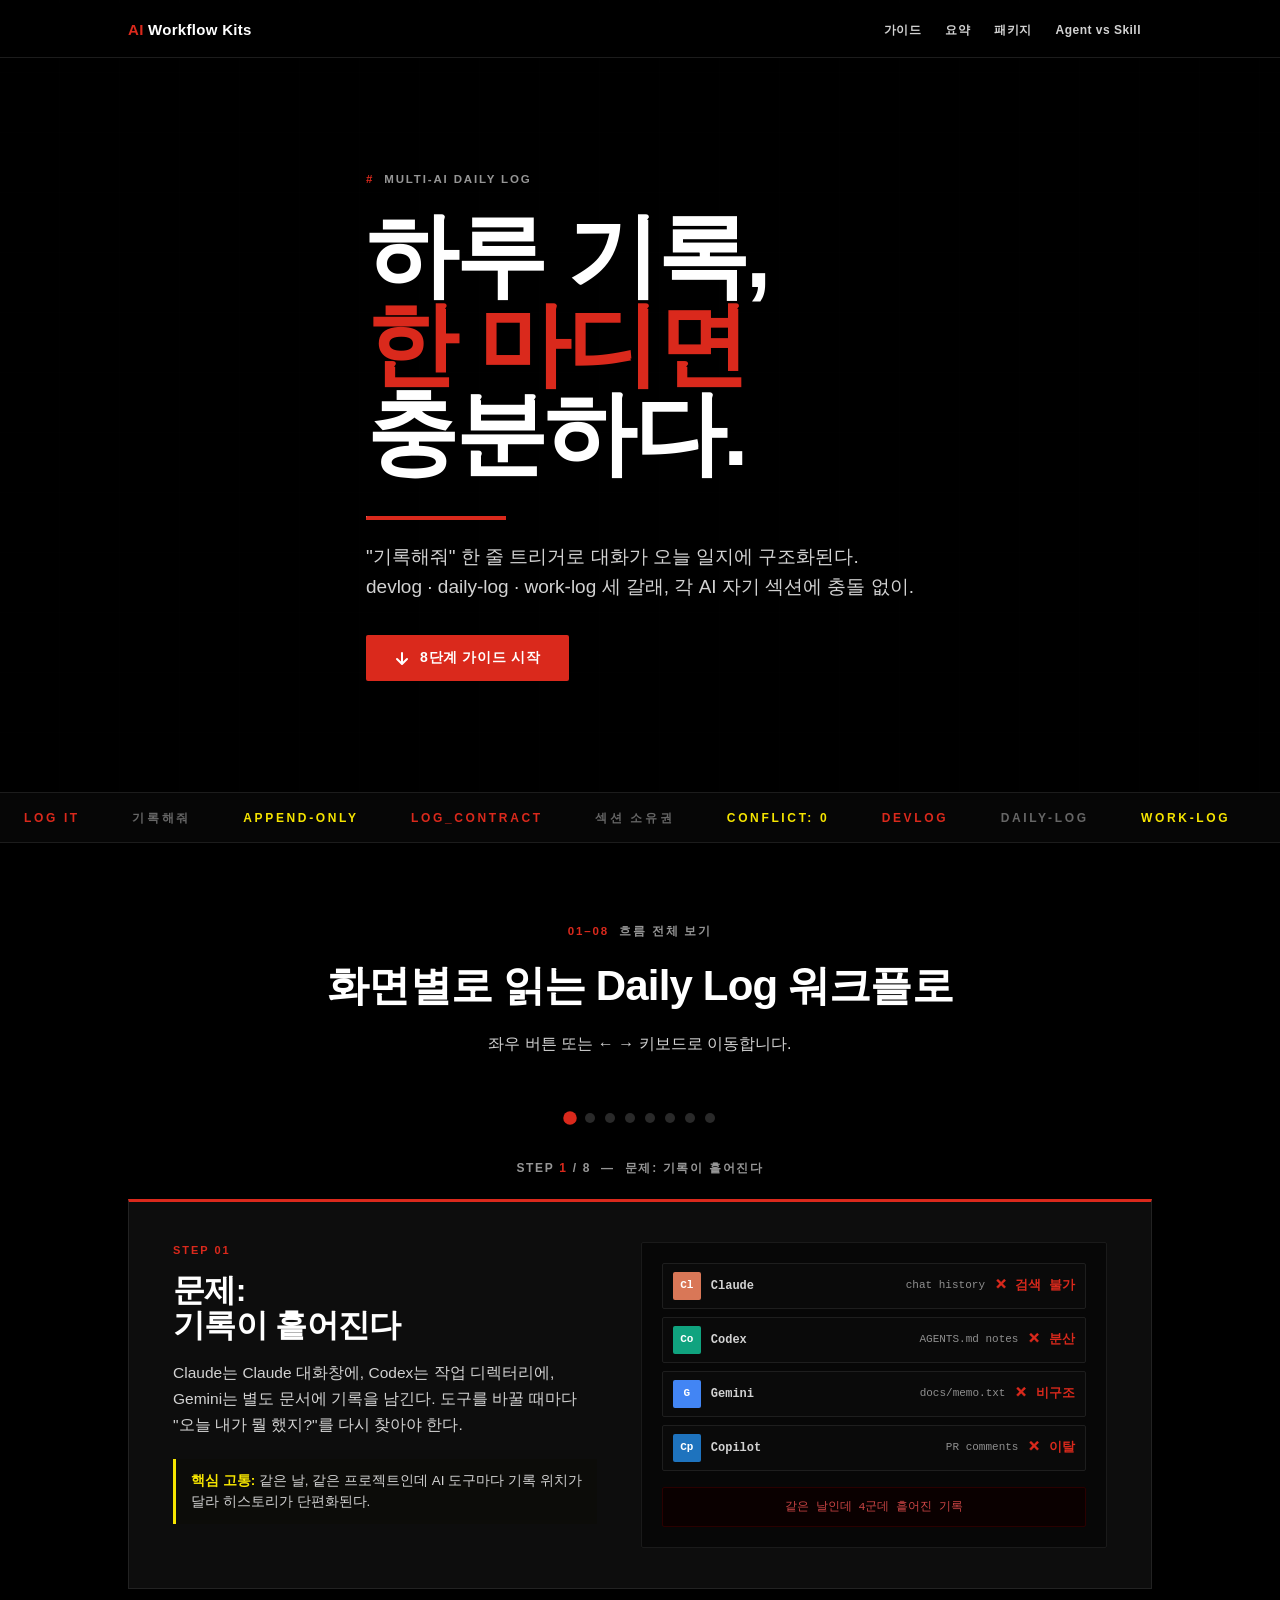
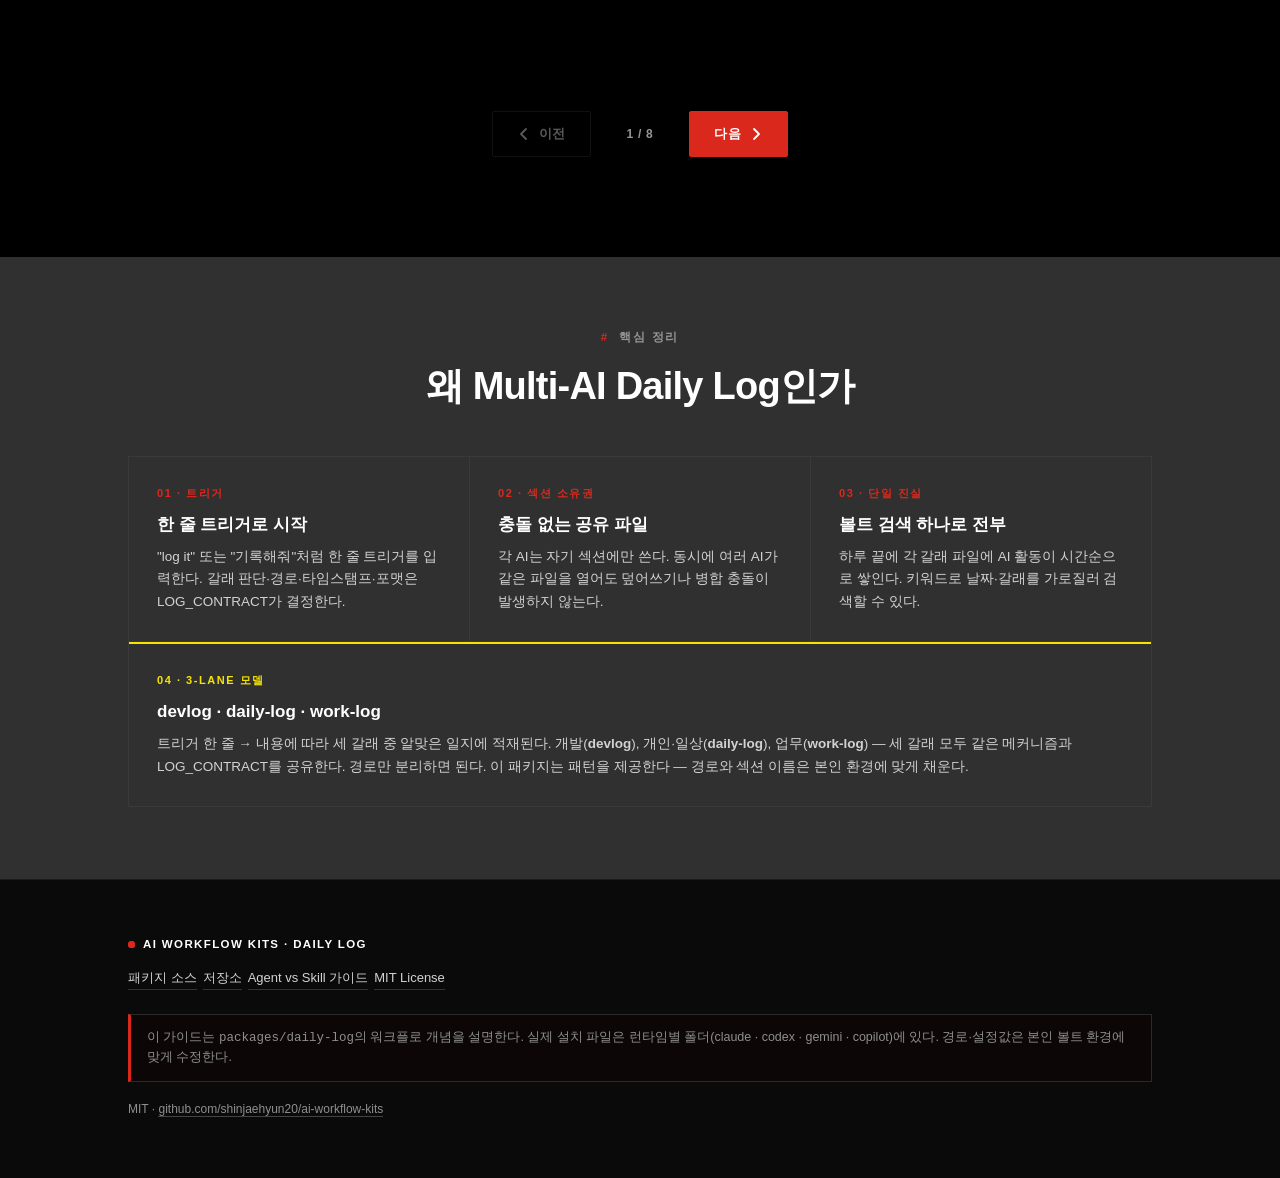
<file: docs/guides/daily-log/index.html>
<!DOCTYPE html>
<html lang="ko">
<head>
<meta charset="UTF-8">
<meta name="viewport" content="width=device-width, initial-scale=1.0">
<title>Multi-AI Daily Log — Interactive Guide</title>
<style>
/* ===== Design tokens — Ferrari chiaroscuro (answers agent-vs-skill visual language) ===== */
:root{
  --red:#DA291C;--red-dark:#B01E0A;--red-deep:#9D2211;
  --yellow:#F6E500;--yellow-hi:#FFF200;
  --black:#000000;--ink:#181818;--surface-dark:#303030;
  --white:#FFFFFF;--gray20:#D2D2D2;--gray50:#8F8F8F;--gray60:#666666;--silver:#969696;--border:#CCCCCC;
  --teal:#1EAEDB;--link:#3860BE;
  --green:#22C55E;--green-dark:#16A34A;
  --r:2px;
  --font:'Helvetica Neue',Arial,'Apple SD Gothic Neo','Malgun Gothic',system-ui,sans-serif;
  --mono:'JetBrains Mono','Cascadia Code','Consolas',monospace;
  --step-count:8;
  --dev:#7C3AED;--dev-dark:#6D28D9;
}
*{box-sizing:border-box;margin:0;padding:0}
html{scroll-behavior:smooth}
body{background:var(--black);color:var(--white);font-family:var(--font);line-height:1.55;
  -webkit-font-smoothing:antialiased;overflow-x:hidden;min-height:100vh}
.wrap{max-width:1080px;margin:0 auto;padding:0 28px}
.kicker{text-transform:uppercase;letter-spacing:.16em;font-size:11.5px;font-weight:700;color:var(--silver)}
.kicker .n{color:var(--red);margin-right:10px}
a{color:inherit;text-decoration:none}

/* ===== scroll progress ===== */
#prog{position:fixed;top:0;left:0;height:3px;width:0;background:var(--red);z-index:60;transition:width .08s linear}

/* ===== nav ===== */
nav{position:fixed;top:3px;left:0;right:0;z-index:50;background:rgba(0,0,0,.85);backdrop-filter:blur(7px);
  border-bottom:1px solid #1c1c1c}
nav .wrap{display:flex;align-items:center;gap:18px;height:54px}
nav .brand{font-weight:800;letter-spacing:.02em;font-size:15px;white-space:nowrap}
nav .brand b{color:var(--red)}
nav .links{display:flex;gap:2px;margin-left:auto;overflow-x:auto}
nav .links a{color:var(--gray20);font-size:12px;font-weight:600;letter-spacing:.04em;
  padding:8px 11px;border-radius:var(--r);white-space:nowrap;transition:color .2s,background .2s}
nav .links a:hover{color:#fff;background:#1c1c1c}

/* ===== hero ===== */
.hero{min-height:88vh;display:flex;flex-direction:column;justify-content:center;
  position:relative;padding:110px 0 50px;overflow:hidden}
.hero .wrap{position:relative;z-index:2}
.hero .eye{margin-bottom:22px}
.hero h1{font-size:clamp(36px,8vw,92px);line-height:.97;font-weight:800;letter-spacing:-.03em}
.hero h1 .w1,.hero h1 .w2,.hero h1 .w3{display:inline-block;opacity:0;animation:wordUp .9s cubic-bezier(.2,.7,.2,1) forwards}
.hero h1 .w1{animation-delay:.1s}
.hero h1 .w2{color:var(--red);animation-delay:.28s}
.hero h1 .w3{animation-delay:.44s}
@keyframes wordUp{0%{opacity:0;transform:translateY(44px) skewY(4deg)}100%{opacity:1;transform:none}}
.hero .redline{height:4px;width:0;background:var(--red);margin:38px 0 22px;
  transition:width 1s .4s cubic-bezier(.2,.7,.2,1);position:relative;overflow:hidden}
.hero .redline::after{content:"";position:absolute;top:0;left:-45%;width:45%;height:100%;
  background:rgba(255,255,255,.5);transform:skewX(-20deg);animation:shimmer 2.8s 1.4s infinite}
@keyframes shimmer{0%{left:-45%}55%,100%{left:150%}}
.hero.lit .redline{width:140px}
.hero .sub{max-width:600px;color:var(--gray20);font-size:clamp(15px,2.2vw,19px);font-weight:400}
.hero .ctabtn{display:inline-flex;align-items:center;gap:10px;margin-top:34px;padding:14px 28px;
  background:var(--red);color:#fff;font-weight:800;letter-spacing:.05em;font-size:14px;border:0;cursor:pointer;
  border-radius:var(--r);transition:background .22s;font-family:var(--font)}
.hero .ctabtn:hover{background:var(--red-dark)}
.hero .ctabtn svg{flex:none}
/* bg grid */
.hero::before{content:"";position:absolute;inset:0;background:
  repeating-linear-gradient(0deg,transparent,transparent 59px,#111 60px),
  repeating-linear-gradient(90deg,transparent,transparent 59px,#111 60px);
  opacity:.18;pointer-events:none}

/* ===== marquee ===== */
.marquee{border-top:1px solid #1c1c1c;border-bottom:1px solid #1c1c1c;overflow:hidden;
  background:#060606;padding:12px 0;white-space:nowrap}
.marquee .track{display:inline-block;animation:scroll 28s linear infinite}
.marquee span{font-size:12px;font-weight:700;letter-spacing:.22em;text-transform:uppercase;
  color:var(--gray60);margin:0 24px}
.marquee span b{color:var(--red)}
.marquee span i{color:var(--yellow);font-style:normal}
@keyframes scroll{from{transform:translateX(0)}to{transform:translateX(-50%)}}

/* ===== stepper shell ===== */
#stepper-section{padding:80px 0 100px}
.stepper-header{text-align:center;margin-bottom:56px}
.stepper-header h2{font-size:clamp(24px,4vw,42px);font-weight:800;letter-spacing:-.02em;margin-top:12px}
.stepper-header .lead{color:var(--gray20);font-size:16px;max-width:560px;margin:14px auto 0}

/* dots progress */
.dots{display:flex;justify-content:center;gap:10px;margin-bottom:36px}
.dot{width:10px;height:10px;border-radius:50%;background:#2a2a2a;border:0;cursor:pointer;
  transition:background .25s,transform .25s;flex:none;padding:0}
.dot.on{background:var(--red);transform:scale(1.35)}
.dot:hover:not(.on){background:#555}

/* step counter label */
.step-label{text-align:center;font-size:12px;font-weight:700;letter-spacing:.14em;
  text-transform:uppercase;color:var(--silver);margin-bottom:22px}
.step-label b{color:var(--red)}

/* card panel */
.card-wrap{position:relative;min-height:480px}
.step-card{position:absolute;inset:0;opacity:0;pointer-events:none;
  transform:translateX(60px);transition:opacity .4s cubic-bezier(.2,.7,.2,1),transform .4s cubic-bezier(.2,.7,.2,1)}
.step-card.active{opacity:1;pointer-events:auto;transform:none;position:relative}
.step-card.exit-left{opacity:0;transform:translateX(-60px)}

/* card inner */
.card{background:#0d0d0d;border:1px solid #222;border-top:3px solid var(--red);padding:40px 44px;
  display:grid;grid-template-columns:1fr 1.1fr;gap:44px;align-items:start}
@media(max-width:820px){.card{grid-template-columns:1fr;padding:28px 22px;gap:28px}}
.card-text{}
.card-step-num{font-size:11px;text-transform:uppercase;letter-spacing:.18em;color:var(--red);font-weight:700;margin-bottom:14px}
.card h3{font-size:clamp(20px,3vw,32px);font-weight:800;letter-spacing:-.02em;line-height:1.1;margin-bottom:16px}
.card .desc{color:var(--gray20);font-size:15.5px;line-height:1.7;margin-bottom:20px}
.card .callout{border-left:3px solid var(--yellow);padding:11px 15px;background:#0c0c09;
  font-size:13.5px;color:var(--gray20);line-height:1.6}
.card .callout strong{color:var(--yellow)}

/* card visual / mockup */
.card-vis{background:#070707;border:1px solid #1a1a1a;border-radius:var(--r);overflow:hidden}

/* nav buttons */
.step-nav{display:flex;justify-content:center;align-items:center;gap:14px;margin-top:32px}
.navbtn{display:flex;align-items:center;gap:8px;padding:13px 24px;background:transparent;
  color:#fff;border:1px solid #333;font-family:var(--font);font-weight:700;font-size:13px;
  letter-spacing:.05em;cursor:pointer;border-radius:var(--r);transition:background .2s,border-color .2s}
.navbtn:hover{background:#1c1c1c;border-color:#555}
.navbtn.primary{background:var(--red);border-color:var(--red);color:#fff}
.navbtn.primary:hover{background:var(--red-dark);border-color:var(--red-dark)}
.navbtn:disabled{opacity:.35;cursor:default;pointer-events:none}
.step-counter-text{font-size:12px;color:var(--silver);font-weight:600;letter-spacing:.06em;min-width:70px;text-align:center}

/* ============================================================
   MOCKUP STYLES (pure HTML/CSS, no images)
   ============================================================ */
.m-shell{font-family:var(--mono);font-size:12.5px;line-height:1.6}

/* screen 1 — fragmented logs */
.m-scatter{padding:20px}
.m-tool-row{display:flex;align-items:center;gap:10px;padding:8px 10px;border:1px solid #1e1e1e;
  margin-bottom:8px;border-radius:var(--r);background:#0a0a0a}
.m-tool-icon{width:28px;height:28px;border-radius:var(--r);display:grid;place-items:center;
  font-size:11px;font-weight:800;flex:none}
.ic-cl{background:#d97757;color:#fff}
.ic-co{background:#10a37f;color:#fff}
.ic-gm{background:#4285f4;color:#fff}
.ic-cp{background:#1e73be;color:#fff}
.m-tool-label{font-size:12px;font-weight:700;color:var(--gray20);flex:1}
.m-tool-loc{font-size:11px;color:var(--gray50)}
.m-chaos-x{color:var(--red);font-weight:800;margin-left:auto}

/* screen 2 — trigger chat */
.m-chat{padding:16px 14px}
.m-bubble{padding:9px 13px;border-radius:3px;margin-bottom:8px;font-size:12.5px;max-width:88%}
.m-bubble.user{background:#1a1a2e;color:var(--gray20);margin-left:auto;text-align:right;
  border:1px solid #2a2a4a}
.m-bubble.ai{background:#0d1a0d;color:#ccc;border:1px solid #1a2a1a}
.m-bubble.user span{color:var(--yellow);font-weight:800}
.m-bubble.ai .ai-tag{font-size:10px;color:var(--green);text-transform:uppercase;letter-spacing:.1em;
  display:block;margin-bottom:4px;font-weight:700}
.m-typing{display:inline-flex;gap:3px;padding:4px 0}
.m-typing span{width:5px;height:5px;border-radius:50%;background:var(--gray50);
  animation:blink 1.2s infinite}
.m-typing span:nth-child(2){animation-delay:.2s}
.m-typing span:nth-child(3){animation-delay:.4s}
@keyframes blink{0%,80%,100%{opacity:.25}40%{opacity:1}}

/* screen 3 — env detection */
.m-detect{padding:16px}
.m-detect-row{display:flex;align-items:center;gap:10px;padding:7px 10px;border:1px solid #1a1a1a;
  margin-bottom:6px;border-radius:var(--r);background:#060606}
.m-detect-label{font-size:12px;color:var(--gray50);flex:1}
.m-detect-val{font-size:12px;color:var(--gray20);font-family:var(--mono)}
.m-detect-check{color:var(--green);font-size:13px;margin-left:6px}
.m-path-box{margin-top:12px;padding:10px 12px;background:#060606;border:1px solid #1c1c1c;
  border-left:3px solid var(--green)}
.m-path-box .m-path-label{font-size:10px;text-transform:uppercase;letter-spacing:.12em;color:var(--green);margin-bottom:4px}
.m-path-box code{font-size:12px;color:var(--gray20)}

/* screen 4 — append-only */
.m-logfile{padding:14px}
.m-logfile-bar{display:flex;align-items:center;gap:8px;margin-bottom:10px;padding-bottom:10px;
  border-bottom:1px solid #1a1a1a}
.m-logfile-name{font-size:12px;font-weight:700;color:var(--gray20);font-family:var(--mono)}
.m-logfile-badge{font-size:10px;text-transform:uppercase;letter-spacing:.1em;padding:2px 7px;
  background:#0d1a0d;color:var(--green);border:1px solid #1a3a1a;border-radius:var(--r)}
.m-section{margin-bottom:8px}
.m-section-head{font-size:11px;font-weight:800;text-transform:uppercase;letter-spacing:.1em;
  padding:4px 8px;border-radius:var(--r) var(--r) 0 0}
.m-section-head.claude{background:#1a0a0a;color:var(--red)}
.m-section-head.other{background:#0a0a0a;color:var(--gray50)}
.m-section-body{padding:6px 8px;font-size:11.5px;color:var(--gray20);
  border:1px solid #1a1a1a;border-top:0;line-height:1.6}
.m-append-new{border-left:3px solid var(--red);background:#150505}
.m-lock-icon{color:var(--gray50);font-size:10px;margin-left:4px}
.m-cursor-blink{animation:cur .9s step-end infinite}
@keyframes cur{50%{opacity:0}}

/* screen 5 — multi-AI shared */
.m-multi{padding:16px}
.m-ai-row{display:flex;align-items:flex-start;gap:10px;margin-bottom:10px}
.m-ai-avatar{width:30px;height:30px;border-radius:var(--r);display:grid;place-items:center;
  font-size:11px;font-weight:800;flex:none;color:#fff}
.m-ai-content{flex:1}
.m-ai-header{font-size:11px;font-weight:700;text-transform:uppercase;letter-spacing:.1em;margin-bottom:3px}
.m-ai-entry{font-size:11.5px;padding:5px 8px;border-radius:var(--r);color:var(--gray20);
  border:1px solid #1a1a1a;line-height:1.5}
.same-file-badge{display:inline-block;margin-top:10px;padding:4px 10px;background:#0a0a0a;
  border:1px solid #222;border-left:3px solid var(--yellow);font-size:11px;color:var(--yellow)}

/* screen 6 — contract diagram */
.m-contract{padding:16px}
.m-contract-title{font-size:11px;text-transform:uppercase;letter-spacing:.14em;color:var(--silver);
  margin-bottom:14px;font-weight:700}
.contract-grid{display:grid;grid-template-columns:1fr 1fr;gap:8px}
.cg-item{padding:10px 12px;border:1px solid #1e1e1e;background:#070707;border-radius:var(--r)}
.cg-item .cg-head{font-size:10px;text-transform:uppercase;letter-spacing:.12em;font-weight:800;margin-bottom:5px}
.cg-item .cg-head.ok{color:var(--green)}
.cg-item .cg-head.no{color:var(--red)}
.cg-item p{font-size:11.5px;color:var(--gray50);line-height:1.5}
.cg-item p code{font-family:var(--mono);font-size:10.5px;background:#111;padding:1px 4px;
  border-radius:var(--r);color:var(--gray20)}
.conflict-zero{margin-top:12px;display:flex;align-items:center;gap:8px;padding:8px 12px;
  background:#050f05;border:1px solid #1a2a1a;border-radius:var(--r)}
.conflict-zero .big{font-size:18px;font-weight:800;color:var(--green)}
.conflict-zero span{font-size:12px;color:var(--gray50)}

/* screen 7 — vault result */
.m-vault{padding:16px}
.m-vault-path{font-family:var(--mono);font-size:11.5px;color:var(--gray50);margin-bottom:12px;
  padding:6px 10px;background:#060606;border:1px solid #1a1a1a;border-radius:var(--r)}
.m-vault-path b{color:var(--yellow)}
.timeline{display:flex;flex-direction:column;gap:5px}
.tl-item{display:flex;gap:10px;align-items:flex-start;font-size:12px}
.tl-time{color:var(--gray50);font-family:var(--mono);flex:none;width:52px;padding-top:2px}
.tl-dot{width:8px;height:8px;border-radius:50%;flex:none;margin-top:4px}
.tl-dot.cl{background:var(--red)}
.tl-dot.co{background:#10a37f}
.tl-dot.gm{background:#4285f4}
.tl-dot.cp{background:#1e73be}
.tl-text{color:var(--gray20);line-height:1.5}
.search-bar{margin-top:14px;display:flex;align-items:center;gap:8px;padding:8px 12px;
  background:#060606;border:1px solid #1c1c1c;border-radius:var(--r)}
.search-bar .sb-icon{color:var(--gray50);font-size:14px}
.search-bar .sb-text{font-family:var(--mono);font-size:12px;color:var(--gray50);flex:1}
.search-bar .sb-result{font-size:11px;color:var(--green)}

/* screen 8 — install */
.m-install{padding:16px}
.install-tabs{display:flex;gap:6px;margin-bottom:12px;flex-wrap:wrap}
.itab{padding:6px 12px;border:1px solid #222;background:#0a0a0a;font-family:var(--mono);
  font-size:11.5px;color:var(--gray50);border-radius:var(--r);cursor:default}
.itab.active{border-color:var(--red);color:#fff;background:#150505}
.code-block{background:#050505;border:1px solid #1c1c1c;border-left:3px solid var(--red);
  padding:12px 14px;font-family:var(--mono);font-size:12px;color:var(--gray20);
  line-height:1.7;overflow:auto}
.code-block .cmd{color:var(--yellow)}
.code-block .cmt{color:#555}
.code-block .path{color:#7dd3fc}
.install-note{margin-top:10px;font-size:12px;color:var(--gray50);
  border:1px solid #1c1c1c;border-left:3px solid var(--yellow);
  padding:8px 12px;background:#0c0c09}
.install-note strong{color:var(--yellow)}

/* ===== summary section ===== */
.summary-sec{background:var(--surface-dark);padding:72px 0}
.summary-sec h2{font-size:clamp(22px,3.5vw,38px);font-weight:800;letter-spacing:-.02em;
  margin:10px 0 16px;text-align:center}
.summary-grid{display:grid;grid-template-columns:repeat(3,1fr);gap:1px;background:#3a3a3a;
  border:1px solid #3a3a3a;margin-top:40px}
@media(max-width:760px){.summary-grid{grid-template-columns:1fr}}
.sg-card{background:var(--surface-dark);padding:28px}
.sg-card .sg-n{font-size:11px;text-transform:uppercase;letter-spacing:.14em;color:var(--red);font-weight:700;margin-bottom:10px}
.sg-card h4{font-size:17px;font-weight:800;margin-bottom:8px}
.sg-card p{font-size:13.5px;color:var(--gray20);line-height:1.65}

/* ===== footer ===== */
footer{background:#0a0a0a;border-top:1px solid #1c1c1c;padding:56px 0 60px;color:var(--gray20);font-size:13px}
footer h4{text-transform:uppercase;letter-spacing:.12em;font-size:11.5px;color:#fff;margin-bottom:14px}
.ft-links{display:flex;gap:6px;flex-wrap:wrap;margin-bottom:20px}
.ft-links a{color:var(--gray20);border-bottom:1px solid #333;padding-bottom:1px;transition:color .2s,border-color .2s}
.ft-links a:hover{color:#fff;border-color:var(--teal)}
.ft-disclaimer{border:1px solid #2a2a2a;border-left:3px solid var(--red);padding:13px 16px;
  font-size:12.5px;color:var(--gray50);background:#0c0606;margin-top:24px}
.pdot{display:inline-block;width:7px;height:7px;border-radius:50%;background:var(--red);
  position:relative;margin-right:8px;vertical-align:middle}
.pdot::after{content:"";position:absolute;inset:0;border-radius:50%;background:var(--red);
  animation:pulse 1.8s ease-out infinite}
@keyframes pulse{0%{transform:scale(1);opacity:.85}70%{transform:scale(3.2);opacity:0}100%{opacity:0}}

/* ===== reveal ===== */
.reveal{opacity:0;transform:translateY(24px);transition:opacity .7s cubic-bezier(.2,.7,.2,1),transform .7s cubic-bezier(.2,.7,.2,1)}
.reveal.in{opacity:1;transform:none}

/* ===== skip link (a11y) ===== */
.skip-link{position:absolute;left:-9999px;top:auto;width:1px;height:1px;overflow:hidden}
.skip-link:focus{left:12px;top:12px;width:auto;height:auto;padding:8px 14px;background:#fff;
  color:var(--ink);font-weight:700;z-index:9999;border-radius:var(--r)}

/* ===== responsive ===== */
@media(max-width:600px){
  .card{padding:20px 16px}
  .card h3{font-size:20px}
  .contract-grid{grid-template-columns:1fr}
}
</style>
</head>
<body>
<a href="#stepper" class="skip-link">본문으로 이동</a>
<div id="prog" role="progressbar" aria-label="페이지 읽기 진행"></div>

<!-- nav -->
<nav aria-label="사이트 탐색">
  <div class="wrap">
    <div class="brand"><b>AI</b> Workflow Kits</div>
    <div class="links">
      <a href="#stepper">가이드</a>
      <a href="#summary">요약</a>
      <a href="https://github.com/shinjaehyun20/ai-workflow-kits/tree/main/packages/daily-log" target="_blank" rel="noopener">패키지</a>
      <a href="../agent-vs-skill/">Agent vs Skill</a>
    </div>
  </div>
</nav>

<!-- hero -->
<header class="hero" id="top">
  <div class="wrap">
    <p class="kicker eye"><span class="n">#</span>Multi-AI Daily Log</p>
    <h1>
      <span class="w1">하루 기록,</span><br>
      <span class="w2">한 마디면</span><br>
      <span class="w3">충분하다.</span>
    </h1>
    <div class="redline" aria-hidden="true"></div>
    <p class="sub">
      "기록해줘" 한 줄 트리거로 대화가 오늘 일지에 구조화된다.<br>
      devlog · daily-log · work-log 세 갈래, 각 AI 자기 섹션에 충돌 없이.
    </p>
    <button class="ctabtn" onclick="document.getElementById('stepper').scrollIntoView({behavior:'smooth'})" aria-label="인터랙티브 가이드로 이동">
      <svg width="16" height="16" viewBox="0 0 16 16" fill="none" aria-hidden="true">
        <path d="M8 3v10M3 9l5 5 5-5" stroke="#fff" stroke-width="2" stroke-linecap="round" stroke-linejoin="round"/>
      </svg>
      8단계 가이드 시작
    </button>
  </div>
</header>

<!-- marquee -->
<div class="marquee" aria-hidden="true">
  <div class="track">
    <span><b>LOG IT</b></span>
    <span>기록해줘</span>
    <span><i>append-only</i></span>
    <span><b>LOG_CONTRACT</b></span>
    <span>섹션 소유권</span>
    <span><i>conflict: 0</i></span>
    <span><b>devlog</b></span>
    <span>daily-log</span>
    <span><i>work-log</i></span>
    <span><b>3-lane</b></span>
    <span>Claude</span>
    <span>Codex</span>
    <span><i>Gemini</i></span>
    <span>Copilot</span>
    <span><b>LOG IT</b></span>
    <span>기록해줘</span>
    <span><i>append-only</i></span>
    <span><b>LOG_CONTRACT</b></span>
    <span>섹션 소유권</span>
    <span><i>conflict: 0</i></span>
    <span><b>devlog</b></span>
    <span>daily-log</span>
    <span><i>work-log</i></span>
    <span><b>3-lane</b></span>
    <span>Claude</span>
    <span>Codex</span>
    <span><i>Gemini</i></span>
    <span>Copilot</span>
  </div>
</div>

<!-- ===== STEPPER ===== -->
<section id="stepper" aria-label="화면별 인터랙티브 가이드">
<div id="stepper-section">
  <div class="wrap">
    <div class="stepper-header reveal">
      <p class="kicker"><span class="n">01–08</span>흐름 전체 보기</p>
      <h2>화면별로 읽는 Daily Log 워크플로</h2>
      <p class="lead">좌우 버튼 또는 ← → 키보드로 이동합니다.</p>
    </div>

    <!-- dots -->
    <div class="dots" role="tablist" aria-label="단계 선택">
      <button class="dot on" role="tab" aria-selected="true"  aria-label="1단계" data-i="0"></button>
      <button class="dot"    role="tab" aria-selected="false" aria-label="2단계" data-i="1"></button>
      <button class="dot"    role="tab" aria-selected="false" aria-label="3단계" data-i="2"></button>
      <button class="dot"    role="tab" aria-selected="false" aria-label="4단계" data-i="3"></button>
      <button class="dot"    role="tab" aria-selected="false" aria-label="5단계: 3-lane" data-i="4"></button>
      <button class="dot"    role="tab" aria-selected="false" aria-label="6단계" data-i="5"></button>
      <button class="dot"    role="tab" aria-selected="false" aria-label="7단계" data-i="6"></button>
      <button class="dot"    role="tab" aria-selected="false" aria-label="8단계" data-i="7"></button>
    </div>

    <div class="step-label" aria-live="polite" aria-atomic="true">
      Step <b id="cur-num">1</b> / 8 &nbsp;—&nbsp; <span id="cur-title">문제: 기록이 흩어진다</span>
    </div>

    <!-- card wrap -->
    <div class="card-wrap" id="card-wrap">

      <!-- STEP 1 -->
      <div class="step-card active" role="tabpanel" aria-label="1단계: 문제" id="panel-0">
        <div class="card">
          <div class="card-text">
            <p class="card-step-num">Step 01</p>
            <h3>문제:<br>기록이 흩어진다</h3>
            <p class="desc">
              Claude는 Claude 대화창에, Codex는 작업 디렉터리에, Gemini는 별도 문서에 기록을 남긴다.
              도구를 바꿀 때마다 "오늘 내가 뭘 했지?"를 다시 찾아야 한다.
            </p>
            <div class="callout">
              <strong>핵심 고통:</strong> 같은 날, 같은 프로젝트인데 AI 도구마다
              기록 위치가 달라 히스토리가 단편화된다.
            </div>
          </div>
          <div class="card-vis">
            <div class="m-shell m-scatter">
              <div class="m-tool-row">
                <div class="m-tool-icon ic-cl">Cl</div>
                <span class="m-tool-label">Claude</span>
                <span class="m-tool-loc">chat history</span>
                <span class="m-chaos-x">✕ 검색 불가</span>
              </div>
              <div class="m-tool-row">
                <div class="m-tool-icon ic-co">Co</div>
                <span class="m-tool-label">Codex</span>
                <span class="m-tool-loc">AGENTS.md notes</span>
                <span class="m-chaos-x">✕ 분산</span>
              </div>
              <div class="m-tool-row">
                <div class="m-tool-icon ic-gm">G</div>
                <span class="m-tool-label">Gemini</span>
                <span class="m-tool-loc">docs/memo.txt</span>
                <span class="m-chaos-x">✕ 비구조</span>
              </div>
              <div class="m-tool-row">
                <div class="m-tool-icon ic-cp">Cp</div>
                <span class="m-tool-label">Copilot</span>
                <span class="m-tool-loc">PR comments</span>
                <span class="m-chaos-x">✕ 이탈</span>
              </div>
              <div style="margin-top:16px;padding:10px;background:#0a0000;border:1px solid #2a0000;
                border-radius:var(--r);font-size:11.5px;color:#cc4444;text-align:center">
                같은 날인데 4군데 흩어진 기록
              </div>
            </div>
          </div>
        </div>
      </div>

      <!-- STEP 2 -->
      <div class="step-card" role="tabpanel" aria-label="2단계: 트리거 한 줄" id="panel-1">
        <div class="card">
          <div class="card-text">
            <p class="card-step-num">Step 02</p>
            <h3>트리거:<br>"기록해줘" 한 줄</h3>
            <p class="desc">
              대화를 마치고 "log it" 또는 "기록해줘"처럼 한 줄 트리거를 입력한다.
              AI가 대화 내용을 보고 devlog · daily-log · work-log 세 갈래 중 맞는 일지를 골라
              오늘 파일의 내 섹션에 구조화된 항목을 append한다.
            </p>
            <div class="callout">
              <strong>설계 원칙:</strong> 트리거는 자연어 한 줄.
              갈래 판단·타임스탬프·섹션·포맷은 LOG_CONTRACT가 결정한다.
            </div>
          </div>
          <div class="card-vis">
            <div class="m-shell m-chat">
              <div class="m-bubble user">
                API 응답 캐싱 레이어 설계 완료<br>
                <span>→ "기록해줘"</span>
              </div>
              <div class="m-bubble ai">
                <span class="ai-tag">Claude · lane 판단</span>
                개발 작업 → devlog 로 적재합니다.<br>
                <div class="m-typing"><span></span><span></span><span></span></div>
              </div>
              <div class="m-bubble ai">
                <span class="ai-tag">완료</span>
                &lt;vault&gt;/devlogs/2025/06/2025-06-22-dev.md<br>
                → Claude 섹션 14:32 항목 append ✓
              </div>
            </div>
          </div>
        </div>
      </div>

      <!-- STEP 3 -->
      <div class="step-card" role="tabpanel" aria-label="3단계: 환경 감지" id="panel-2">
        <div class="card">
          <div class="card-text">
            <p class="card-step-num">Step 03</p>
            <h3>환경 감지:<br>오늘 일지 경로 보장</h3>
            <p class="desc">
              런타임은 먼저 볼트 루트와 날짜를 감지해 오늘 일지 파일 경로를 확정한다.
              파일 존재 여부에 따라 분기한다.
            </p>
            <div class="callout">
              <strong>분기 원칙:</strong> 파일이 없으면 헤더 + 섹션 골격으로 신규 생성.
              파일이 이미 있으면 내 섹션에 시간슬롯만 append — 다른 섹션·기존 내용은 절대 건드리지 않는다.
            </div>
          </div>
          <div class="card-vis">
            <div class="m-shell m-detect">
              <div class="m-detect-row">
                <span class="m-detect-label">vault root</span>
                <span class="m-detect-val">&lt;vault&gt;</span>
                <span class="m-detect-check">✓</span>
              </div>
              <div class="m-detect-row">
                <span class="m-detect-label">today</span>
                <span class="m-detect-val">YYYY-MM-DD</span>
                <span class="m-detect-check">✓</span>
              </div>
              <div class="m-detect-row">
                <span class="m-detect-label">target path</span>
                <span class="m-detect-val" style="font-size:10.5px">&lt;vault&gt;/logs/YYYY/MM/YYYY-MM-DD-daily.md</span>
                <span class="m-detect-check">✓</span>
              </div>
              <!-- branch diagram -->
              <div style="margin-top:12px;display:grid;grid-template-columns:1fr 1fr;gap:8px">
                <div style="padding:9px 11px;background:#060606;border:1px solid #1a2a1a;border-top:2px solid var(--green);border-radius:var(--r)">
                  <div style="font-size:10px;text-transform:uppercase;letter-spacing:.12em;color:var(--green);margin-bottom:5px;font-weight:800">파일 없음 (absent)</div>
                  <div style="font-size:11.5px;color:var(--gray20);line-height:1.6">헤더 + 섹션 골격<br>신규 생성 → 내 섹션 첫 항목 append</div>
                </div>
                <div style="padding:9px 11px;background:#060606;border:1px solid #1a1a2a;border-top:2px solid var(--teal);border-radius:var(--r)">
                  <div style="font-size:10px;text-transform:uppercase;letter-spacing:.12em;color:var(--teal);margin-bottom:5px;font-weight:800">파일 있음 (present)</div>
                  <div style="font-size:11.5px;color:var(--gray20);line-height:1.6">기존 파일 열기<br>내 섹션 끝에만 시간슬롯 append<br><span style="color:var(--gray50)">다른 섹션 불변</span></div>
                </div>
              </div>
            </div>
          </div>
        </div>
      </div>

      <!-- STEP 4 -->
      <div class="step-card" role="tabpanel" aria-label="4단계: append-only" id="panel-3">
        <div class="card">
          <div class="card-text">
            <p class="card-step-num">Step 04</p>
            <h3>Append-only:<br>내 섹션에만 추가</h3>
            <p class="desc">
              AI는 자기 섹션(예: <code>## Claude</code>) 끝에만 새 항목을 추가한다.
              다른 섹션을 읽지도, 수정하지도 않는다. 기존 내용은 절대 건드리지 않는다.
            </p>
            <div class="callout">
              <strong>불변 규칙:</strong> 자기 섹션 <code>append</code>만.
              다른 AI 섹션 <code>read/write</code> 금지.
            </div>
          </div>
          <div class="card-vis">
            <div class="m-shell m-logfile">
              <div class="m-logfile-bar">
                <span class="m-logfile-name">2025-06-22-daily.md</span>
                <span class="m-logfile-badge">append-only</span>
              </div>
              <div class="m-section">
                <div class="m-section-head claude">## Claude</div>
                <div class="m-section-body">
                  09:10 — 캐싱 레이어 설계 리뷰<br>
                  <span class="m-append-new" style="display:block;padding:3px 6px;margin-top:4px">
                    14:32 — API 응답 캐싱 완료 <span class="m-cursor-blink">▌</span>
                  </span>
                </div>
              </div>
              <div class="m-section">
                <div class="m-section-head other">## Codex <span class="m-lock-icon">🔒</span></div>
                <div class="m-section-body" style="color:var(--gray50)">11:05 — PR #42 diff 검토…</div>
              </div>
              <div class="m-section">
                <div class="m-section-head other">## Gemini <span class="m-lock-icon">🔒</span></div>
                <div class="m-section-body" style="color:var(--gray50)">10:30 — 아키텍처 문서 요약…</div>
              </div>
            </div>
          </div>
        </div>
      </div>

      <!-- STEP 5 -->
      <div class="step-card" role="tabpanel" aria-label="5단계: 3-lane 모델" id="panel-4">
        <div class="card">
          <div class="card-text">
            <p class="card-step-num">Step 05</p>
            <h3>3-lane 모델:<br>devlog · daily-log · work-log</h3>
            <p class="desc">
              트리거 한 줄 → 내용에 따라 세 갈래 중 하나로 라우팅된다.
              세 갈래 모두 같은 메커니즘: 환경 감지 → 오늘 파일 → 내 섹션 append.
              각 갈래 파일 안에서 Claude · Codex · Gemini · Copilot이 자기 섹션에만 기록한다.
            </p>
            <div class="callout">
              <strong>핵심:</strong> 갈래가 달라도 규약은 동일.
              LOG_CONTRACT 하나로 세 파일 모두 충돌 없이 공유한다.
            </div>
          </div>
          <div class="card-vis">
            <div class="m-shell" style="padding:16px">
              <!-- trigger -->
              <div style="text-align:center;margin-bottom:14px">
                <span style="display:inline-block;padding:7px 18px;background:#1a1a2e;border:1px solid #2a2a4a;border-radius:var(--r);font-size:12.5px;color:var(--yellow);font-weight:700">"기록해줘" (log it)</span>
                <div style="color:var(--gray50);font-size:11px;margin-top:6px">↓ 내용(case) 판단</div>
              </div>
              <!-- 3 lanes -->
              <div style="display:grid;grid-template-columns:1fr 1fr 1fr;gap:8px;margin-bottom:12px">
                <div style="padding:10px 10px;background:#0d0a1a;border:1px solid #2a1a4a;border-top:2px solid var(--dev);border-radius:var(--r)">
                  <div style="font-size:10px;text-transform:uppercase;letter-spacing:.12em;color:var(--dev);font-weight:800;margin-bottom:5px">devlog</div>
                  <div style="font-size:11px;color:var(--gray50);line-height:1.55">코딩 · 개발<br>기술 작업</div>
                  <div style="font-size:10px;color:#555;margin-top:5px;font-family:var(--mono)">dev.md</div>
                </div>
                <div style="padding:10px 10px;background:#0a0d0a;border:1px solid #1a2a1a;border-top:2px solid var(--green);border-radius:var(--r)">
                  <div style="font-size:10px;text-transform:uppercase;letter-spacing:.12em;color:var(--green);font-weight:800;margin-bottom:5px">daily-log</div>
                  <div style="font-size:11px;color:var(--gray50);line-height:1.55">개인 · 학습<br>일반 세션</div>
                  <div style="font-size:10px;color:#555;margin-top:5px;font-family:var(--mono)">daily.md</div>
                </div>
                <div style="padding:10px 10px;background:#0a0a0d;border:1px solid #1a1a2a;border-top:2px solid var(--teal);border-radius:var(--r)">
                  <div style="font-size:10px;text-transform:uppercase;letter-spacing:.12em;color:var(--teal);font-weight:800;margin-bottom:5px">work-log</div>
                  <div style="font-size:11px;color:var(--gray50);line-height:1.55">업무 · 프로젝트<br>인수인계</div>
                  <div style="font-size:10px;color:#555;margin-top:5px;font-family:var(--mono)">work.md</div>
                </div>
              </div>
              <!-- shared contract badge -->
              <div style="display:flex;align-items:center;gap:10px;padding:8px 12px;background:#060606;border:1px solid #222;border-left:3px solid var(--yellow);border-radius:var(--r)">
                <span style="font-size:11px;font-weight:800;color:var(--yellow)">LOG_CONTRACT</span>
                <span style="font-size:11px;color:var(--gray50)">세 갈래 공통 · 같은 규약 · 충돌 0</span>
              </div>
            </div>
          </div>
        </div>
      </div>

      <!-- STEP 6 -->
      <div class="step-card" role="tabpanel" aria-label="6단계: LOG_CONTRACT" id="panel-5">
        <div class="card">
          <div class="card-text">
            <p class="card-step-num">Step 06</p>
            <h3>LOG_CONTRACT:<br>충돌을 0으로</h3>
            <p class="desc">
              LOG_CONTRACT는 섹션 소유권·append-only 규칙·환경 감지 절차를 명문화한
              계약이다. 모든 AI 런타임이 이 계약을 따르기 때문에 동시에 기록해도 충돌이 없다.
            </p>
            <div class="callout">
              <strong>핵심 보장:</strong> 어떤 AI가 먼저 열어도,
              어떤 순서로 써도 — 다른 AI의 내용을 덮어쓰지 않는다.
            </div>
          </div>
          <div class="card-vis">
            <div class="m-shell m-contract">
              <div class="m-contract-title">LOG_CONTRACT 핵심 조항</div>
              <div class="contract-grid">
                <div class="cg-item">
                  <div class="cg-head ok">✓ 허용</div>
                  <p>자기 섹션 끝에<br><code>append</code>만</p>
                </div>
                <div class="cg-item">
                  <div class="cg-head no">✕ 금지</div>
                  <p>다른 섹션<br><code>read / write</code></p>
                </div>
                <div class="cg-item">
                  <div class="cg-head ok">✓ 허용</div>
                  <p>파일 없으면<br>자동 생성</p>
                </div>
                <div class="cg-item">
                  <div class="cg-head no">✕ 금지</div>
                  <p>기존 내용<br>수정·삭제</p>
                </div>
                <div class="cg-item" style="grid-column:1/-1">
                  <div class="cg-head ok">✓ 필수</div>
                  <p>모든 항목에 <code>HH:MM</code> 타임스탬프 — 시간 없는 항목은 규약 위반</p>
                </div>
              </div>
              <div class="conflict-zero">
                <span class="big">0</span>
                <span>충돌 — 동시 기록해도 안전</span>
              </div>
            </div>
          </div>
        </div>
      </div>

      <!-- STEP 7 -->
      <div class="step-card" role="tabpanel" aria-label="7단계: 결과" id="panel-6">
        <div class="card">
          <div class="card-text">
            <p class="card-step-num">Step 07</p>
            <h3>결과:<br>하나의 일지, 전체 히스토리</h3>
            <p class="desc">
              하루가 끝나면 볼트의 일지 파일 하나에 모든 AI 활동이 시간순으로 쌓여 있다.
              볼트 검색으로 날짜·키워드로 어디서든 찾을 수 있다.
            </p>
            <div class="callout">
              <strong>장점:</strong> 1개 파일 = 전체 맥락.
              어떤 AI가 언제 무엇을 했는지 한눈에.
            </div>
          </div>
          <div class="card-vis">
            <div class="m-shell m-vault">
              <div class="m-vault-path">
                <vault>/logs/<b>2025/06/2025-06-22-daily.md</b>
              </div>
              <div class="timeline">
                <div class="tl-item">
                  <span class="tl-time">09:00</span>
                  <span class="tl-dot cp"></span>
                  <span class="tl-text">Copilot — 코드 자동완성 인라인 제안</span>
                </div>
                <div class="tl-item">
                  <span class="tl-time">10:30</span>
                  <span class="tl-dot gm"></span>
                  <span class="tl-text">Gemini — 아키텍처 문서 요약</span>
                </div>
                <div class="tl-item">
                  <span class="tl-time">11:05</span>
                  <span class="tl-dot co"></span>
                  <span class="tl-text">Codex — PR #42 diff 분석</span>
                </div>
                <div class="tl-item">
                  <span class="tl-time">14:32</span>
                  <span class="tl-dot cl"></span>
                  <span class="tl-text">Claude — API 캐싱 레이어 설계 완료</span>
                </div>
                <div class="tl-item">
                  <span class="tl-time">16:20</span>
                  <span class="tl-dot cp"></span>
                  <span class="tl-text">Copilot — 리뷰 코멘트 2건</span>
                </div>
              </div>
              <div class="search-bar">
                <span class="sb-icon">⌕</span>
                <span class="sb-text">캐싱</span>
                <span class="sb-result">1건 발견 · 14:32</span>
              </div>
            </div>
          </div>
        </div>
      </div>

      <!-- STEP 8 -->
      <div class="step-card" role="tabpanel" aria-label="8단계: 시작하기" id="panel-7">
        <div class="card">
          <div class="card-text">
            <p class="card-step-num">Step 08</p>
            <h3>시작하기:<br>런타임별 파일 설치</h3>
            <p class="desc">
              <code>packages/daily-log/</code> 폴더에서 사용하는 AI 런타임 폴더를 열어
              지침 파일을 본인 워크스페이스로 복사하면 된다. 설치 후 "기록해줘" 한 줄로 시작.
            </p>
            <div class="callout">
              <strong>각 런타임:</strong>
              claude/ · codex/ · gemini/ · copilot/
              — 네이티브 파일 형식으로 준비되어 있다.
            </div>
          </div>
          <div class="card-vis">
            <div class="m-shell m-install">
              <div class="install-tabs">
                <div class="itab active">Claude</div>
                <div class="itab">Codex</div>
                <div class="itab">Gemini</div>
                <div class="itab">Copilot</div>
              </div>
              <div class="code-block">
<span class="cmt"># packages/daily-log/claude/</span>
<span class="cmd">cp</span> <span class="path">claude/skills/daily-log/SKILL.md</span>
   → .claude/skills/daily-log/SKILL.md

<span class="cmt"># 이후 대화에서</span>
<span class="cmd">"기록해줘"</span>  <span class="cmt"># or "log it"</span>
              </div>
              <div class="install-note">
                <strong>팁:</strong> 파일 안의 <code>&lt;vault&gt;</code>를 본인 볼트 경로로 교체한다 — Obsidian 볼트처럼 Markdown 기반 노트 앱이라면 그 볼트 루트를 쓰면 된다. <code>&lt;your-section&gt;</code>은 이 AI가 쓸 섹션 이름으로 교체한다.
                LOG_CONTRACT는 모든 런타임이 공유하며, 섹션 이름·경로는 팀 규약에 맞게 자유롭게 정의한다.
              </div>
            </div>
          </div>
        </div>
      </div>

    </div><!-- /card-wrap -->

    <!-- nav buttons -->
    <div class="step-nav" role="navigation" aria-label="단계 이동">
      <button class="navbtn" id="btn-prev" onclick="move(-1)" disabled aria-label="이전 단계">
        <svg width="14" height="14" viewBox="0 0 14 14" fill="none" aria-hidden="true">
          <path d="M9 2L4 7l5 5" stroke="currentColor" stroke-width="1.8" stroke-linecap="round" stroke-linejoin="round"/>
        </svg>
        이전
      </button>
      <span class="step-counter-text" aria-hidden="true"><span id="nav-num">1</span> / 8</span>
      <button class="navbtn primary" id="btn-next" onclick="move(1)" aria-label="다음 단계">
        다음
        <svg width="14" height="14" viewBox="0 0 14 14" fill="none" aria-hidden="true">
          <path d="M5 2l5 5-5 5" stroke="currentColor" stroke-width="1.8" stroke-linecap="round" stroke-linejoin="round"/>
        </svg>
      </button>
    </div>

  </div>
</div>
</section>

<!-- ===== SUMMARY ===== -->
<section class="summary-sec reveal" id="summary" aria-labelledby="summary-heading">
  <div class="wrap">
    <p class="kicker" style="text-align:center"><span class="n">#</span>핵심 정리</p>
    <h2 id="summary-heading">왜 Multi-AI Daily Log인가</h2>
    <div class="summary-grid">
      <div class="sg-card">
        <div class="sg-n">01 · 트리거</div>
        <h4>한 줄 트리거로 시작</h4>
        <p>"log it" 또는 "기록해줘"처럼 한 줄 트리거를 입력한다. 갈래 판단·경로·타임스탬프·포맷은 LOG_CONTRACT가 결정한다.</p>
      </div>
      <div class="sg-card">
        <div class="sg-n">02 · 섹션 소유권</div>
        <h4>충돌 없는 공유 파일</h4>
        <p>각 AI는 자기 섹션에만 쓴다. 동시에 여러 AI가 같은 파일을 열어도 덮어쓰기나 병합 충돌이 발생하지 않는다.</p>
      </div>
      <div class="sg-card">
        <div class="sg-n">03 · 단일 진실</div>
        <h4>볼트 검색 하나로 전부</h4>
        <p>하루 끝에 각 갈래 파일에 AI 활동이 시간순으로 쌓인다. 키워드로 날짜·갈래를 가로질러 검색할 수 있다.</p>
      </div>
      <div class="sg-card" style="grid-column:1/-1;border-top:2px solid var(--yellow)">
        <div class="sg-n" style="color:var(--yellow)">04 · 3-lane 모델</div>
        <h4>devlog · daily-log · work-log</h4>
        <p>트리거 한 줄 → 내용에 따라 세 갈래 중 알맞은 일지에 적재된다. 개발(<strong>devlog</strong>), 개인·일상(<strong>daily-log</strong>), 업무(<strong>work-log</strong>) — 세 갈래 모두 같은 메커니즘과 LOG_CONTRACT를 공유한다. 경로만 분리하면 된다. 이 패키지는 패턴을 제공한다 — 경로와 섹션 이름은 본인 환경에 맞게 채운다.</p>
      </div>
    </div>
  </div>
</section>

<!-- ===== FOOTER ===== -->
<footer>
  <div class="wrap">
    <h4><span class="pdot" aria-hidden="true"></span>AI Workflow Kits · Daily Log</h4>
    <div class="ft-links">
      <a href="https://github.com/shinjaehyun20/ai-workflow-kits/tree/main/packages/daily-log" target="_blank" rel="noopener">패키지 소스</a>
      <a href="https://github.com/shinjaehyun20/ai-workflow-kits" target="_blank" rel="noopener">저장소</a>
      <a href="../agent-vs-skill/">Agent vs Skill 가이드</a>
      <a href="https://github.com/shinjaehyun20/ai-workflow-kits/blob/main/LICENSE" target="_blank" rel="noopener">MIT License</a>
    </div>
    <div class="ft-disclaimer">
      이 가이드는 <code>packages/daily-log</code>의 워크플로 개념을 설명한다.
      실제 설치 파일은 런타임별 폴더(claude · codex · gemini · copilot)에 있다.
      경로·설정값은 본인 볼트 환경에 맞게 수정한다.
    </div>
    <p style="margin-top:18px;color:var(--gray50);font-size:12px">
      MIT · <a href="https://github.com/shinjaehyun20/ai-workflow-kits" style="color:var(--gray50);border-bottom:1px solid #444">github.com/shinjaehyun20/ai-workflow-kits</a>
    </p>
  </div>
</footer>

<script>
/* ===== stepper state ===== */
const TOTAL = 8;
const TITLES = [
  '문제: 기록이 흩어진다',
  '트리거: 한 줄 트리거로 시작',
  '환경 감지: 오늘 일지 경로 보장',
  'Append-only: 내 섹션에만 추가',
  '3-lane 모델: devlog · daily-log · work-log',
  'LOG_CONTRACT: 충돌을 0으로',
  '결과: 하나의 일지, 전체 히스토리',
  '시작하기: 런타임별 파일 설치'
];

let cur = 0;

function setStep(next, dir) {
  if (next < 0 || next >= TOTAL) return;
  const cards = document.querySelectorAll('.step-card');
  const dots  = document.querySelectorAll('.dot');

  /* exit current */
  cards[cur].classList.remove('active');
  cards[cur].classList.add(dir > 0 ? 'exit-left' : 'exit-right');
  setTimeout(()=>{ cards[cur].classList.remove('exit-left','exit-right'); }, 420);

  cur = next;

  /* enter next */
  cards[cur].style.transform = dir > 0 ? 'translateX(60px)' : 'translateX(-60px)';
  cards[cur].style.opacity = '0';
  cards[cur].classList.add('active');
  requestAnimationFrame(()=>{
    requestAnimationFrame(()=>{
      cards[cur].style.transform = '';
      cards[cur].style.opacity = '';
    });
  });

  /* dots */
  dots.forEach((d,i)=>{
    d.classList.toggle('on', i===cur);
    d.setAttribute('aria-selected', i===cur ? 'true' : 'false');
  });

  /* labels */
  document.getElementById('cur-num').textContent = cur+1;
  document.getElementById('cur-title').textContent = TITLES[cur];
  document.getElementById('nav-num').textContent = cur+1;

  /* buttons */
  document.getElementById('btn-prev').disabled = cur === 0;
  document.getElementById('btn-next').disabled = cur === TOTAL-1;
  if (cur === TOTAL-1) {
    document.getElementById('btn-next').textContent = '';
    document.getElementById('btn-next').innerHTML = '완료 <svg width="14" height="14" viewBox="0 0 14 14" fill="none"><path d="M2 7h10M7 2l5 5-5 5" stroke="currentColor" stroke-width="1.8" stroke-linecap="round" stroke-linejoin="round"/></svg>';
  } else {
    document.getElementById('btn-next').innerHTML = '다음 <svg width="14" height="14" viewBox="0 0 14 14" fill="none"><path d="M5 2l5 5-5 5" stroke="currentColor" stroke-width="1.8" stroke-linecap="round" stroke-linejoin="round"/></svg>';
  }
}

function move(dir) { setStep(cur + dir, dir); }

/* dot click */
document.querySelectorAll('.dot').forEach(d=>{
  d.addEventListener('click',()=>{ const i=+d.dataset.i; setStep(i, i>cur?1:-1); });
});

/* keyboard nav */
document.addEventListener('keydown', e=>{
  if (e.target.tagName === 'INPUT' || e.target.tagName === 'TEXTAREA') return;
  if (e.key === 'ArrowRight') { e.preventDefault(); move(1); }
  if (e.key === 'ArrowLeft')  { e.preventDefault(); move(-1); }
});

/* ===== scroll progress ===== */
window.addEventListener('scroll',()=>{
  const s=document.documentElement;
  const pct=(s.scrollTop/(s.scrollHeight-s.clientHeight))*100;
  document.getElementById('prog').style.width=pct+'%';
}, {passive:true});

/* ===== hero lit ===== */
window.addEventListener('DOMContentLoaded',()=>{
  setTimeout(()=>{ document.querySelector('.hero').classList.add('lit'); },200);
});

/* ===== reveal on scroll ===== */
const obs = new IntersectionObserver(entries=>{
  entries.forEach(e=>{ if(e.isIntersecting) e.target.classList.add('in'); });
},{threshold:0.12});
document.querySelectorAll('.reveal').forEach(el=>obs.observe(el));
</script>
</body>
</html>
</file>
